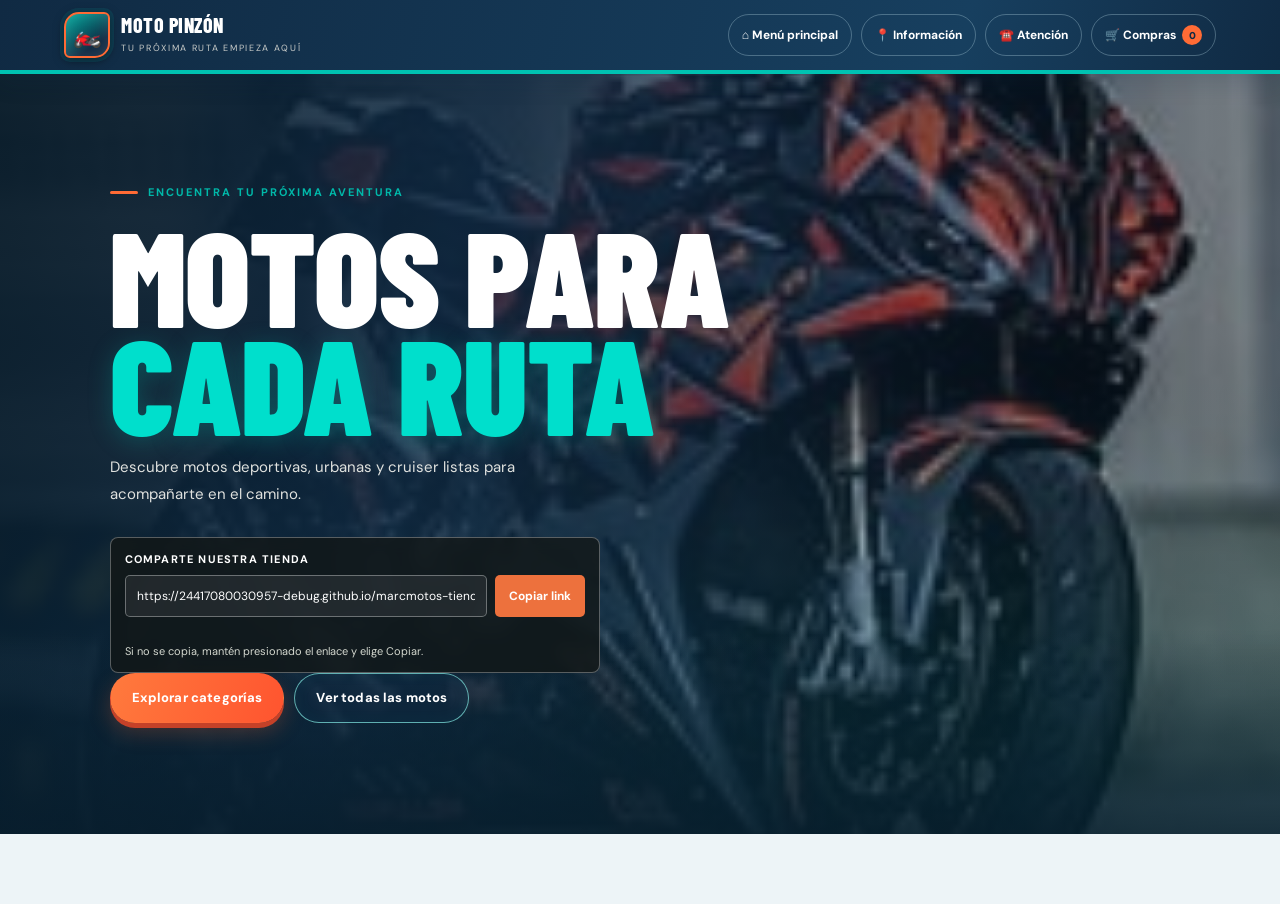
<file: index.html>
<!doctype html>
<html lang="es">
<head>
  <meta charset="utf-8">
  <meta name="viewport" content="width=device-width, initial-scale=1">
  <meta name="theme-color" content="#171a18">
  <title>Moto Pinzón | Motos para tu próxima ruta</title>
  <link rel="preconnect" href="https://fonts.googleapis.com">
  <link rel="preconnect" href="https://fonts.gstatic.com" crossorigin>
  <link
    href="https://fonts.googleapis.com/css2?family=Barlow+Condensed:wght@600;700;800;900&family=DM+Sans:wght@400;500;600;700&display=swap"
    rel="stylesheet"
  >
  <style>
:root {
  --ink:#0b0b0b;
  --paper:#f9fafb;
  --white:#fffefa;
  --muted:#777b75;
  --line:#ac0b0b;
  --lime:#dc0505;
  --red:#f0bf0b;
  --green:#49785d;
  --display:'Barlow Condensed',Impact,sans-serif;
  --body:'DM Sans',sans-serif;
  --shadow:0 18px 45px #1117131a
}
* {
  box-sizing:border-box
}
body {
  margin:0;
  background:var(--paper);
  color:var(--ink);
  font-family:var(--body)
}
button,input {
  font:inherit
}
button {
  cursor:pointer
}
button:focus-visible,input:focus-visible {
  outline:3px solid #a6c920;
  outline-offset:3px
}
.topbar {
  position:sticky;
  z-index:10;
  top:0;
  display:flex;
  align-items:center;
  justify-content:space-between;
  gap:18px;
  padding:12px clamp(15px,5vw,76px);
  background:#171a18f2;
  color:white;
  border-bottom:1px solid #ffffff20;
  backdrop-filter:blur(12px)
}
.brand {
  display:flex;
  align-items:center;
  gap:11px;
  padding:0;
  border:0;
  background:none;
  color:white;
  text-align:left
}
.brand-mark {
  width:44px;
  height:44px;
  display:grid;
  place-items:center;
  border:1px solid #d7f34a77;
  border-radius:50%;
  background:radial-gradient(circle at 35% 25%,#3e4840,#171a18 72%);
  box-shadow:inset 0 0 13px #d7f34a19;
  font-size:23px;
  filter:drop-shadow(0 2px 4px #0008)
}
.brand-copy strong {
  display:block;
  font:800 19px/1 var(--display)
}
.brand-copy small {
  color:#bfc5ba;
  font-size:9px;
  letter-spacing:2px;
  text-transform:uppercase
}
.top-actions {
  display:flex;
  gap:10px
}
.top-link {
  padding:10px 14px;
  border:1px solid #ffffff30;
  border-radius:3px;
  background:transparent;
  color:white;
  font-size:12px;
  font-weight:700
}
.top-link:hover {
  color:var(--lime);
  border-color:var(--lime)
}
.cart-count {
  display:inline-grid;
  place-items:center;
  min-width:19px;
  height:19px;
  margin-left:5px;
  border-radius:50%;
  background:var(--lime);
  color:var(--ink);
  font-size:10px
}
main {
  min-height:calc(100vh - 68px)
}
.view {
  display:none;
  animation:rise .35s ease both
}
.view.active {
  display:block
}
@keyframes rise {
  from {
    opacity:0;
    transform:translateY(9px)
  }
  to {
    opacity:1;
    transform:translateY(0)
  }
  
}
.home-hero {
  position:relative;
  isolation:isolate;
  min-height:min(690px,calc(100vh - 68px));
  display:flex;
  align-items:center;
  overflow:hidden;
  color:white;
  background:#171a18
}
.home-hero:before {
  content:'';
  position:absolute;
  z-index:-2;
  inset:0;
  background:linear-gradient(90deg,#121613 0%,#121613e8 27%,#12161373 57%,#12161338),url('IMG/M01.JPG') center 10%/cover
}
.home-hero:after {
  content:'';
  position:absolute;
  z-index:-1;
  inset:auto 0 0;
  height:31%;
  background:linear-gradient(transparent,#111512ba)
}
.hero-content {
  width:min(1210px,100%);
  margin:auto;
  padding:65px clamp(22px,7vw,95px)
}
.eyebrow {
  display:flex;
  align-items:center;
  gap:10px;
  color:var(--lime);
  font-size:11px;
  font-weight:700;
  letter-spacing:2.5px;
  text-transform:uppercase
}
.eyebrow:before {
  content:'';
  width:28px;
  height:2px;
  background:var(--lime)
}
h1,h2,h3,p {
  margin-top:0
}
.hero-title {
  max-width:690px;
  margin:20px 0 16px;
  font:900 clamp(62px,10.5vw,132px)/.79 var(--display);
  text-transform:uppercase
}
.hero-title span {
  display:block;
  color:var(--lime)
}
.hero-subtitle {
  max-width:430px;
  margin-bottom:28px;
  color:#d4d8cf;
  font-size:15px;
  line-height:1.7
}
.hero-actions {
  display:flex;
  flex-wrap:wrap;
  gap:11px
}
.button {
  min-height:46px;
  display:inline-flex;
  justify-content:center;
  align-items:center;
  gap:9px;
  padding:0 18px;
  border:1px solid transparent;
  border-radius:3px;
  font-size:12px;
  font-weight:700;
  transition:.18s
}
.button:hover {
  transform:translateY(-2px)
}
.button-primary {
  background:var(--lime);
  color:var(--ink);
  box-shadow:0 5px 0 #819b19
}
.button-primary:hover {
  background:#e4ff64
}
.button-ghost {
  border-color:#ffffff55;
  background:#ffffff0e;
  color:white
}
.button-ghost:hover {
  border-color:var(--lime)
}
.button-dark {
  background:var(--ink);
  color:white
}
.button-light {
  border-color:var(--line);
  background:white;
  color:var(--ink)
}
.button-danger {
  background:var(--red);
  color:white
}
.hero-stamp {
  position:absolute;
  right:clamp(22px,7vw,95px);
  bottom:37px;
  display:flex;
  align-items:center;
  gap:12px;
  font-size:10px;
  letter-spacing:1.6px;
  text-transform:uppercase
}
.hero-stamp strong {
  color:var(--lime);
  font:800 36px var(--display)
}
.home-band {
  display:grid;
  grid-template-columns:repeat(3,1fr);
  gap:1px;
  background:var(--line);
  border-bottom:1px solid var(--line)
}
.home-band-item {
  min-height:90px;
  display:flex;
  align-items:center;
  justify-content:center;
  gap:13px;
  padding:15px;
  background:var(--white)
}
.home-band-item .emoji {
  font-size:25px;
  filter:drop-shadow(1px 3px 1px #1115)
}
.home-band-item strong {
  display:block;
  font:700 18px var(--display);
  text-transform:uppercase
}
.home-band-item small {
  color:var(--muted);
  font-size:11px
}
.page-wrap {
  width:min(1160px,calc(100% - 40px));
  margin:auto;
  padding:40px 0 72px
}
.page-heading {
  margin-bottom:26px;
  text-align:center
}
.page-heading .eyebrow {
  justify-content:center
}
.page-title {
  margin:8px 0 5px;
  font:800 clamp(37px,6vw,62px)/.95 var(--display);
  text-transform:uppercase
}
.page-intro {
  max-width:590px;
  margin:8px auto 0;
  color:var(--muted);
  font-size:13px;
  line-height:1.6
}
.info-layout {
  display:grid;
  grid-template-columns:1fr 1fr;
  gap:24px
}
.info-panel {
  padding:28px;
  border:1px solid var(--line);
  background:var(--white)
}
.info-panel h2 {
  font:700 29px var(--display);
  text-transform:uppercase
}
.info-panel p {
  color:#555b54;
  font-size:13px;
  line-height:1.8
}
.map-panel {
  min-height:310px;
  position:relative;
  overflow:hidden;
  border:1px solid #c9cec2;
  background:#dce5d3
}
.map-panel:before {
  content:'';
  position:absolute;
  inset:-20%;
  opacity:.7;
  transform:rotate(-13deg);
  background:repeating-linear-gradient(0deg,transparent 0 43px,#fffefa 44px 51px,transparent 52px 97px),repeating-linear-gradient(90deg,transparent 0 71px,#f8f5e8 72px 78px,transparent 79px 143px)
}
.map-panel:after {
  content:'';
  position:absolute;
  width:170%;
  height:13px;
  left:-25%;
  top:49%;
  background:#c0d8d9;
  border:2px solid white;
  transform:rotate(24deg);
  box-shadow:0 0 0 3px #c0d8d9
}
.map-label {
  position:absolute;
  z-index:1;
  top:20px;
  left:20px;
  padding:8px 11px;
  background:white;
  font-size:11px;
  font-weight:700;
  box-shadow:var(--shadow)
}
.map-pin {
  position:absolute;
  z-index:2;
  top:48%;
  left:54%;
  width:50px;
  height:50px;
  display:grid;
  place-items:center;
  border:3px solid white;
  border-radius:50% 50% 50% 6px;
  background:var(--red);
  font-size:23px;
  transform:rotate(-45deg);
  box-shadow:0 7px 13px #15211755
}
.map-pin span {
  transform:rotate(45deg)
}
.category-layout {
  display:grid;
  grid-template-columns:285px 1fr;
  gap:25px;
  align-items:start
}
.category-list {
  display:grid;
  gap:7px
}
.category-option {
  min-height:49px;
  display:flex;
  align-items:center;
  justify-content:space-between;
  gap:10px;
  padding:10px 13px;
  border:1px solid var(--line);
  background:var(--white);
  text-align:left;
  font:700 17px var(--display)
}
.category-option:hover,.category-option.selected {
  border-color:var(--ink);
  background:var(--ink);
  color:var(--lime)
}
.category-option span:last-child {
  color:var(--muted);
  font:600 10px var(--body)
}
.category-option:hover span:last-child,.category-option.selected span:last-child {
  color:#bdc2b9
}
.category-showcase {
  min-height:355px;
  position:relative;
  overflow:hidden;
  display:flex;
  flex-direction:column;
  justify-content:end;
  padding:25px;
  background:var(--ink);
  color:white
}
.category-showcase img {
  position:absolute;
  inset:0;
  width:100%;
  height:100%;
  object-fit:cover;
  opacity:.57
}
.category-showcase img.show-full-image {
  object-fit:fill
}
.category-showcase:after {
  content:'';
  position:absolute;
  inset:0;
  background:linear-gradient(0deg,#111512ed,transparent 83%)
}
.category-showcase>*:not(img) {
  position:relative;
  z-index:1
}
.category-showcase h2 {
  margin:0 0 4px;
  font:800 44px/.95 var(--display);
  text-transform:uppercase
}
.category-showcase p {
  margin-bottom:15px;
  color:#d7dbd2;
  font-size:12px
}
.category-tools {
  display:flex;
  align-items:center;
  justify-content:space-between;
  gap:12px;
  margin:18px 0 13px
}
.category-tools h2 {
  margin:0;
  font:700 25px var(--display);
  text-transform:uppercase
}
.search-input {
  width:min(100%,260px);
  min-height:39px;
  padding:0 12px;
  border:1px solid var(--line);
  background:white;
  font-size:12px
}
.product-grid {
  display:grid;
  grid-template-columns:repeat(3,minmax(0,1fr));
  gap:14px
}
.product-card {
  overflow:hidden;
  border:1px solid var(--line);
  background:var(--white);
  transition:transform .2s,box-shadow .2s
}
.product-open {
  display:block;
  width:100%;
  padding:0;
  border:0;
  background:none;
  color:inherit;
  text-align:left
}
.product-card:hover {
  transform:translateY(-3px);
  box-shadow:var(--shadow)
}
.product-image {
  width:100%;
  aspect-ratio:1;
  display:block;
  object-fit:contain;
  background:#fffefa
}
.product-copy {
  padding:13px
}
.product-copy small {
  color:var(--muted);
  font-size:9px;
  letter-spacing:1px;
  text-transform:uppercase
}
.product-copy h3 {
  min-height:23px;
  margin:4px 0 8px;
  font:700 21px var(--display);
  text-transform:uppercase
}
.product-foot {
  display:flex;
  align-items:center;
  justify-content:space-between;
  gap:8px
}
.price {
  font-size:13px;
  font-weight:700
}
.detail-layout {
  display:grid;
  grid-template-columns:1.25fr .85fr;
  gap:27px;
  align-items:start
}
.gallery-main {
  width:min(100%,420px);
  height:min(100vw,420px);
  margin-inline:auto;
  aspect-ratio:1;
  display:block;
  object-fit:contain;
  background:#fffefa
}
.gallery-thumbs {
  display:grid;
  grid-template-columns:repeat(3,minmax(0,1fr));
  gap:8px;
  margin-top:8px
}
.gallery-thumb {
  width:100%;
  aspect-ratio:1;
  padding:0;
  overflow:hidden;
  border:2px solid transparent;
  background:white
}
.gallery-thumb.active {
  border-color:#a6c920
}
.gallery-thumb img {
  width:100%;
  height:100%;
  display:block;
  object-fit:contain;
  background:#fffefa
}
.detail-copy {
  padding:23px;
  border:1px solid var(--line);
  background:white
}
.detail-copy h2 {
  margin:7px 0 0;
  font:800 42px/.95 var(--display);
  text-transform:uppercase
}
.detail-price {
  margin:12px 0 18px;
  color:var(--green);
  font-size:23px;
  font-weight:700
}
.spec-grid {
  display:grid;
  grid-template-columns:1fr 1fr;
  gap:1px;
  border:1px solid var(--line);
  background:var(--line)
}
.spec {
  min-height:57px;
  padding:10px;
  background:#fbfbf7
}
.spec small {
  display:block;
  margin-bottom:3px;
  color:var(--muted);
  font-size:9px;
  letter-spacing:1px;
  text-transform:uppercase
}
.spec strong {
  font-size:12px
}
.quantity-row {
  display:flex;
  align-items:center;
  justify-content:space-between;
  margin:21px 0 15px
}
.quantity-row strong {
  font-size:12px
}
.quantity {
  display:inline-flex;
  align-items:center;
  border:1px solid var(--line)
}
.quantity button {
  width:39px;
  height:38px;
  border:0;
  background:white;
  font-size:20px
}
.quantity output {
  min-width:35px;
  text-align:center;
  font-size:13px;
  font-weight:700
}
.detail-copy>.button {
  width:100%
}
.detail-note {
  margin:11px 0 0;
  color:var(--muted);
  font-size:10px;
  line-height:1.6;
  text-align:center
}
.product-description {
  margin:12px 0;
  color:#515750;
  font-size:13px;
  line-height:1.6
}
.cart-empty {
  padding:55px 18px;
  border:1px dashed #b9beb5;
  background:white;
  text-align:center
}
.cart-empty .emoji,.confirmation .emoji {
  font-size:48px;
  filter:drop-shadow(2px 4px 1px #1113)
}
.cart-empty h2 {
  margin:10px 0 5px;
  font:700 29px var(--display);
  text-transform:uppercase
}
.cart-empty p {
  color:var(--muted);
  font-size:12px
}
.cart-table {
  display:grid;
  gap:9px
}
.cart-item {
  display:grid;
  grid-template-columns:30px 118px 1fr auto auto;
  align-items:center;
  gap:14px;
  padding:12px;
  border:1px solid var(--line);
  background:white
}
.select-circle {
  appearance:none;
  width:20px;
  height:20px;
  margin:0;
  border:1.5px solid #9da39a;
  border-radius:50%;
  display:grid;
  place-content:center;
  cursor:pointer
}
.select-circle:checked {
  border-color:var(--green);
  background:var(--green)
}
.select-circle:checked:before {
  content:'✓';
  color:white;
  font-size:13px;
  font-weight:700
}
.cart-item img {
  width:118px;
  aspect-ratio:1;
  object-fit:contain;
  background:#fffefa
}
.cart-item h3 {
  margin:0 0 4px;
  font:700 21px var(--display);
  text-transform:uppercase
}
.cart-item p {
  margin:0;
  color:var(--muted);
  font-size:10px
}
.cart-item-price {
  white-space:nowrap;
  font-size:12px;
  font-weight:700
}
.remove-button {
  padding:8px;
  border:0;
  background:transparent;
  color:var(--red);
  font-size:11px;
  font-weight:700
}
.cart-summary {
  display:flex;
  justify-content:space-between;
  align-items:center;
  gap:15px;
  margin-top:18px;
  padding:17px 20px;
  background:var(--ink);
  color:white
}
.cart-summary small {
  display:block;
  color:#bec4ba;
  font-size:10px
}
.cart-summary strong {
  font-size:21px
}
.cart-actions {
  display:flex;
  justify-content:end;
  gap:8px;
  flex-wrap:wrap;
  margin-top:12px
}
.form-panel {
  max-width:780px;
  margin:auto;
  padding:clamp(20px,5vw,36px);
  border:1px solid var(--line);
  background:white
}
.form-panel h2 {
  margin-bottom:5px;
  font:700 30px var(--display);
  text-transform:uppercase
}
.form-panel>p {
  color:var(--muted);
  font-size:12px;
  line-height:1.6
}
.form-grid {
  display:grid;
  grid-template-columns:1fr 1fr;
  gap:13px;
  margin-top:18px
}
.field {
  display:grid;
  gap:5px
}
.field.full {
  grid-column:1/-1
}
.field label {
  font-size:10px;
  font-weight:700
}
.field input {
  width:100%;
  min-height:42px;
  padding:0 11px;
  border:1px solid var(--line);
  background:#fffefa;
  font-size:12px
}
.form-footer {
  display:flex;
  align-items:center;
  justify-content:space-between;
  gap:14px;
  margin-top:20px
}
.form-footer small {
  color:var(--muted);
  font-size:10px
}
.demo-warning {
  display:flex;
  gap:9px;
  margin:16px 0;
  padding:12px;
  background:#fff8dd;
  color:#65541c;
  font-size:11px;
  line-height:1.55
}
.payment-card {
  max-width:390px;
  min-height:200px;
  display:flex;
  flex-direction:column;
  justify-content:space-between;
  margin:17px 0;
  padding:21px;
  border-radius:9px;
  background:linear-gradient(135deg,#333e37,#111713 75%);
  color:white;
  box-shadow:0 12px 22px #12161333
}
.payment-card-top {
  display:flex;
  justify-content:space-between;
  color:var(--lime);
  font:700 17px var(--display)
}
.payment-card-number {
  font:600 20px var(--display);
  letter-spacing:2px
}
.payment-card-bottom {
  display:flex;
  justify-content:space-between;
  color:#e1e5dd;
  font-size:10px;
  text-transform:uppercase
}
.confirmation {
  max-width:600px;
  margin:auto;
  padding:42px 25px;
  border:1px solid var(--line);
  background:white;
  text-align:center
}
.confirmation h2 {
  margin:12px 0 7px;
  font:800 38px var(--display);
  text-transform:uppercase
}
.confirmation p {
  color:var(--muted);
  font-size:12px;
  line-height:1.7
}
.support-grid {
  display:grid;
  grid-template-columns:repeat(2,1fr);
  gap:15px
}
.support-card {
  padding:21px;
  border:1px solid var(--line);
  background:white
}
.support-card .profile-image {
  display:block;
  width:200px;
  height:200px;
  border-radius:0;
  object-fit:cover
}
.support-card h2 {
  margin:8px 0;
  font:700 25px var(--display);
  text-transform:uppercase
}
.support-card p {
  margin:5px 0;
  color:#515750;
  font-size:12px;
  line-height:1.55
}
.toast {
  position:fixed;
  z-index:30;
  right:20px;
  bottom:20px;
  max-width:calc(100% - 40px);
  padding:13px 17px;
  border-left:4px solid var(--lime);
  background:var(--ink);
  color:white;
  box-shadow:var(--shadow);
  font-size:12px;
  animation:rise .2s ease both
}
.site-footer {
  display:flex;
  justify-content:space-between;
  gap:15px;
  padding:19px clamp(18px,5vw,76px);
  border-top:1px solid var(--line);
  background:#eaeae2;
  color:var(--muted);
  font-size:10px
}

@media(max-width:760px) {
  .topbar {
    padding:10px 15px
  }
  .brand-copy strong {
    font-size:16px
  }
  .top-link {
    padding:9px 10px;
    font-size:10px
  }
  .top-link.home-only {
    font-size:0
  }
  .top-link.home-only:before {
    content:'⌂';
    font-size:19px
  }
  .home-hero {
    min-height:620px
  }
  .home-hero:before {
    background-position:60% center
  }
  .hero-content {
    padding:60px 25px 90px
  }
  .hero-title {
    font-size:clamp(61px,16vw,100px)
  }
  .hero-stamp {
    bottom:18px;
    right:22px
  }
  .home-band-item {
    justify-content:start;
    padding-left:12px
  }
  .home-band-item strong {
    font-size:15px
  }
  .home-band-item small {
    font-size:9px
  }
  .page-wrap {
    width:min(100% - 28px,1160px);
    padding-top:28px
  }
  .info-layout,.detail-layout {
    grid-template-columns:1fr
  }
  .category-layout {
    grid-template-columns:1fr
  }
  .category-list {
    grid-template-columns:1fr 1fr
  }
  .category-option {
    min-height:45px;
    font-size:15px
  }
  .category-showcase {
    min-height:260px
  }
  .product-grid {
    grid-template-columns:repeat(2,minmax(0,1fr));
    gap:9px
  }
  .product-copy {
    padding:10px
  }
  .product-copy h3 {
    font-size:18px
  }
  .product-foot {
    align-items:start;
    flex-direction:column
  }
  .cart-item {
    grid-template-columns:24px 78px 1fr auto;
    gap:9px
  }
  .cart-item img {
    width:78px
  }
  .cart-item h3 {
    font-size:17px
  }
  .cart-item-price {
    grid-column:3
  }
  .remove-button {
    grid-column:4;
    grid-row:2
  }
  .cart-summary {
    align-items:start;
    flex-direction:column
  }
  .form-grid {
    grid-template-columns:1fr
  }
  .field.full {
    grid-column:auto
  }
  .support-grid {
    grid-template-columns:1fr
  }
  
}

@media(max-width:410px) {
  .brand-mark {
    width:37px;
    height:37px;
    font-size:20px
  }
  .brand-copy small {
    letter-spacing:1px
  }
  .top-actions {
    gap:5px
  }
  .top-link {
    padding:8px
  }
  .cart-count {
    min-width:16px;
    height:16px
  }
  .home-band-item {
    flex-direction:column;
    align-items:start;
    gap:4px
  }
  .category-list {
    grid-template-columns:1fr
  }
  .category-option {
    min-height:41px
  }
  .category-tools {
    align-items:stretch;
    flex-direction:column
  }
  .search-input {
    width:100%
  }
  .cart-item {
    grid-template-columns:20px 64px 1fr auto;
    padding:8px
  }
  .cart-item img {
    width:64px
  }
  
}

  </style>
  <link rel="stylesheet" href="styles.css">
</head>
<body>
  <header class="topbar">
    <button class="brand" onclick="showView('home')" aria-label="Volver al menú principal">
      <span class="brand-mark">🏍️</span>
      <span class="brand-copy">
        <strong>MOTO PINZÓN</strong>
        <small>Tu próxima ruta empieza aquí</small>
      </span>
    </button>
    <nav class="top-actions" aria-label="Navegación principal">
      <button class="top-link home-only" onclick="showView('home')">⌂ Menú principal</button>
      <button class="top-link home-route-link" aria-label="Información y ubicación" onclick="showView('info')">📍 Información</button>
      <button class="top-link home-route-link" aria-label="Atención a cliente" onclick="showView('support')">☎️ Atención</button>
      <button class="top-link" onclick="showView('cart')">
        🛒 Compras <span class="cart-count" id="header-count">0</span>
      </button>
    </nav>
  </header>

  <main>
    <section class="view active" id="view-home">
      <div class="home-hero">
        <div class="hero-content">
          <div class="eyebrow">Encuentra tu próxima aventura</div>
          <h1 class="hero-title">MOTOS PARA <span>CADA RUTA</span></h1>
          <p class="hero-subtitle">
            Descubre motos deportivas, urbanas y cruiser listas para acompañarte en el camino.
          </p>
          <div class="store-link-panel" style="width:min(490px,100%);margin-top:24px;padding:14px;border:1px solid #ffffff4d;border-radius:8px;background:#121613b8;backdrop-filter:blur(8px)">             <label class="store-link-label" style="display:block;margin-bottom:9px;color:#fff;font-size:11px;font-weight:700;letter-spacing:1.2px;text-transform:uppercase" for="store-link">Comparte nuestra tienda</label>             <div class="store-link-row" style="display:flex;gap:8px">               <input class="store-link-input" style="width:100%;min-width:0;padding:0 11px;border:1px solid #ffffff55;border-radius:5px;background:#ffffff12;color:#fff;font-size:12px" id="store-link" type="url" value="https://24417080030957-debug.github.io/marcmotos-tienda/" readonly aria-label="Enlace público de MarcMotos" onclick="this.select()">               <button class="store-link-copy" style="min-height:42px;flex:none;padding:0 14px;border:0;border-radius:5px;background:#ed713d;color:#fff;font-size:12px;font-weight:700" type="button" onclick="copyStoreLink()">Copiar link</button>             </div>             <span class="store-link-status" style="display:block;min-height:14px;margin-top:7px;color:#d4d8cf;font-size:11px" id="store-link-status" aria-live="polite"></span> <small style="display:block;margin-top:6px;color:#d4d8cf;font-size:11px">Si no se copia, mantén presionado el enlace y elige Copiar.</small>           </div>           <div class="hero-actions">
            <button class="button button-primary" onclick="showView('categories')">
               Explorar categorías
            </button>
            <button class="button button-ghost" onclick="location.href='catalogo-motos.html'">
              Ver todas las motos
            </button>
          </div>
        </div>
      </div>
    </section>

    <section class="view" id="view-info">
      <div class="page-wrap">
        <div class="page-heading">
          <div class="eyebrow">Conócenos</div>
          <h1 class="page-title">Información y ubicación</h1>
          <p class="page-intro">
            Encuentra la moto ideal para tu día a día y para la próxima aventura.
          </p>
        </div>
        <div class="info-layout">
          <article class="info-panel">
            <h2>Sobre Nuestra Tienda</h2>
            <p id="store-description"></p>
            <p><strong>Horario:</strong> <span id="store-hours"></span></p>
            <p><strong>Dirección:</strong> <span id="store-address"></span></p>
            <p><strong>Teléfono:</strong> <span id="store-phone"></span></p>
            <button class="button button-dark" onclick="showView('categories')">
              🏍️ Ver categorías
            </button>
          </article>
          <div
            class="map-panel"
            role="img"
            aria-label="Mapa ilustrativo con ubicación ficticia"
          >
            <div class="map-label" id="map-label"></div>
            <div class="map-pin"><span>🏍️</span></div>
          </div>
        </div>
        <p class="page-intro" style="margin-top: 13px">
      
        </p>
      </div>
    </section>

    <section class="view" id="view-categories">
      <div class="page-wrap">
        <div class="page-heading">
          <div class="eyebrow">Explora tu estilo</div>
          <h1 class="page-title">Categorías de motos</h1>
          <p class="page-intro">
            Elige una categoría para descubrir las motos disponibles.
          </p>
        </div>
        <div class="category-layout">
          <div class="category-list" id="category-list"></div>
          <article class="category-showcase">
            <img id="category-cover" alt="Moto de la categoría seleccionada">
            <div class="eyebrow">Encuentra tu próxima ruta</div>
            <h2 id="category-feature-title">Elige tu categoría</h2>
            <p id="category-feature-copy">Elige una categoría para ver las motos disponibles.</p>
            <button class="button button-primary" onclick="openSelectedCategory()">
              Ver motos →
            </button>
          </article>
        </div>
        <div id="category-data" hidden>
          <span data-category="Motos deportivas" data-emoji="🏁"
            data-href="catalogo-motos.html?categoria=Motos%20deportivas"
            data-description="Diseño deportivo y potencia para disfrutar cada curva."></span>
          <span data-category="Motos urbanas" data-emoji="🏙️"
            data-href="catalogo-motos.html?categoria=Motos%20urbanas"
            data-description="Prácticas y versátiles para moverte todos los días."></span>
          <span data-category="Motos cruiser" data-emoji="🛣️"
            data-href="catalogo-motos.html?categoria=Motos%20cruiser"
            data-description="Estilo clásico y comodidad para recorrer nuevos caminos."></span>
        </div>
      </div>
    </section>

    <section class="view" id="view-listing">
      <div class="page-wrap">
        <div class="page-heading">
          <div class="eyebrow">Motos disponibles</div>
          <h1 class="page-title" id="listing-title">Motos</h1>
          <p class="page-intro">
            Selecciona una moto para consultar sus detalles y fotografías.
          </p>
        </div>
        <div class="category-tools">
          <h2 id="listing-count"></h2>
          <input
            class="search-input"
            type="search"
            id="product-search"
            placeholder="Buscar moto..."
            aria-label="Buscar moto"
          >
        </div>
        <div class="product-grid" id="product-grid"></div>
      </div>
    </section>

    <section class="view" id="view-detail">
      <div class="page-wrap">
        <div class="page-heading">
          <div class="eyebrow">Conoce cada detalle</div>
          <h1 class="page-title">Información de la moto</h1>
        </div>
        <div class="detail-layout">
          <div>
            <img class="gallery-main" id="detail-main-image" alt="Fotografía de la moto">
            <div class="gallery-thumbs" id="gallery-thumbs"></div>
          </div>
          <article class="detail-copy">
            <div class="eyebrow" id="detail-category"></div>
            <h2 id="detail-name"></h2>
            <div class="detail-price" id="detail-price"></div>
            <p class="product-description" id="detail-description"></p>
            <div class="quantity-row">
              <strong>Cantidad</strong>
              <div class="quantity">
                <button onclick="changeQuantity(-1)" aria-label="Disminuir cantidad">−</button>
                <output id="quantity-value">1</output>
                <button onclick="changeQuantity(1)" aria-label="Aumentar cantidad">+</button>
              </div>
            </div>
            <button class="button button-primary" onclick="addToCart()">
              🛒 Agregar al carrito
            </button>
            <p class="detail-note">
              Precio de muestra. Confirma disponibilidad y características antes de comprar.
            </p>
          </article>
        </div>
      </div>
    </section>

    <section class="view" id="view-cart">
      <div class="page-wrap">
        <div class="page-heading">
          <div class="eyebrow">Tus motos seleccionadas</div>
          <h1 class="page-title">Carrito de compras</h1>
          <p class="page-intro">Selecciona una o varias compras para continuar.</p>
        </div>
        <div id="cart-content"></div>
      </div>
    </section>

    <section class="view" id="view-checkout">
      <div class="page-wrap">
        <div class="page-heading">
          <div class="eyebrow">Paso 1 de 2</div>
          <h1 class="page-title">Datos de entrega</h1>
          <p class="page-intro">Completa todos los campos para continuar con tu compra.</p>
        </div>
        <form class="form-panel" id="delivery-form">
          <h2>¿A dónde lo enviamos?</h2>
          <p>
            Estos datos solo se usan en esta demostración y no se envían a ningún servidor.
          </p>
          <div class="form-grid">
            <div class="field">
              <label for="country">País *</label>
              <input id="country" autocomplete="country-name" required>
            </div>
            <div class="field">
              <label for="full-name">Nombre y apellidos *</label>
              <input id="full-name" autocomplete="name" required>
            </div>
            <div class="field">
              <label for="postal">Código postal *</label>
              <input id="postal" autocomplete="postal-code" required>
            </div>
            <div class="field">
              <label for="state">Estado *</label>
              <input id="state" autocomplete="address-level1" required>
            </div>
            <div class="field">
              <label for="municipality">Municipio *</label>
              <input id="municipality" autocomplete="address-level2" required>
            </div>
            <div class="field">
              <label for="neighborhood">Colonia *</label>
              <input id="neighborhood" required>
            </div>
            <div class="field">
              <label for="street">Nombre de la calle *</label>
              <input id="street" autocomplete="street-address" required>
            </div>
            <div class="field">
              <label for="street-number">Número de la calle *</label>
              <input id="street-number" required>
            </div>
            <div class="field">
              <label for="phone">Número de teléfono *</label>
              <input id="phone" type="tel" autocomplete="tel" required>
            </div>
            <div class="field">
              <label for="email">Correo electrónico *</label>
              <input id="email" type="email" autocomplete="email" required>
            </div>
          </div>
          <div class="form-footer">
            <small>* Todos los campos son obligatorios.</small>
            <button
              class="button button-primary"
              id="save-delivery"
              type="submit"
              disabled
            >
              Guardar y continuar →
            </button>
          </div>
        </form>
      </div>
    </section>

    <section class="view" id="view-payment">
      <div class="page-wrap">
        <div class="page-heading">
          <div class="eyebrow">Paso 2 de 2</div>
          <h1 class="page-title">Forma de pago</h1>
          <p class="page-intro">
            La compra es una simulación. No ingreses datos de una tarjeta real.
          </p>
        </div>
        <form class="form-panel" id="payment-form">
          <h2>Tarjeta de demostración</h2>
          <p id="payment-total"></p>
          <div class="payment-card">
            <div class="payment-card-top">
              <span>MOTO PINZÓN</span>
              <span>▰</span>
            </div>
            <div class="payment-card-number" id="card-preview">•••• •••• •••• ••••</div>
            <div class="payment-card-bottom">
              <span id="card-name-preview">NOMBRE DEL TITULAR</span>
              <span>DEMO</span>
            </div>
          </div>
          <div class="demo-warning">
            ⚠️
            <span>
              Usa cualquier número de prueba inventado. Esta plantilla no procesa
              pagos, no se conecta a un banco y no almacena números de tarjeta.
            </span>
          </div>
          <div class="form-grid">
            <div class="field full">
              <label for="card-number">Número de tarjeta de prueba *</label>
              <input
                id="card-number"
                inputmode="numeric"
                maxlength="19"
                placeholder="0000 0000 0000 0000"
                required
              >
            </div>
            <div class="field">
              <label for="card-holder">Nombre del titular *</label>
              <input id="card-holder" required>
            </div>
            <div class="field">
              <label for="card-expiry">Vencimiento (MM/AA) *</label>
              <input
                id="card-expiry"
                inputmode="numeric"
                maxlength="5"
                placeholder="MM/AA"
                required
              >
            </div>
          </div>
          <div class="form-footer">
            <button class="button button-light" type="button" onclick="returnToCart()">
              Cancelar compra
            </button>
            <button class="button button-primary" id="payment-submit" type="submit">
              💳 Desea pagar esta compra
            </button>
          </div>
          <div class="form-footer" id="payment-confirm-controls" hidden>
            <button class="button button-light" type="button" onclick="returnToCart()">
              Cancelar
            </button>
            <button class="button button-danger" type="button" onclick="completePurchase()">
              Aceptar compra
            </button>
          </div>
        </form>
      </div>
    </section>

    <section class="view" id="view-confirm">
      <div class="page-wrap">
        <div class="confirmation">
          <div class="emoji">🎉</div>
          <h2>¡Compra realizada!</h2>
          <p>
            Tu pedido de demostración se registró correctamente. No se realizó
            ningún cargo ni se enviaron tus datos.
          </p>
          <button class="button button-primary" onclick="showView('home')">
            🏠 Volver al menú principal
          </button>
        </div>
      </div>
    </section>

    <section class="view" id="view-support">
      <div class="page-wrap">
        <div class="page-heading">
          <div class="eyebrow">Estamos para ayudarte</div>
          <h1 class="page-title">Atención a cliente</h1>
          <p class="page-intro">
            Tu confianza es lo mas importante, Escribenos te contestamos al momento
          </p>
        </div>
        <div class="support-grid" id="support-grid"></div>
      </div>
    </section>
  </main>
<div id="toast-region" aria-live="polite"></div>
<script src="moto-catalogo.js"></script>
<script>
const STORE = {
  description:
    'Somos una tienda dedicada a ayudarte a encontrar la moto ideal para tu estilo de vida. Explora modelos deportivos, urbanos y cruiser para elegir tu próxima ruta.',
  address: 'calle Zihuatanejo s/n col.capiri Emiliano Zapata Morelos.',
  mapLabel: 'calle zihuatanejo emilino zapata. morelos.',
  phone: '777 332 78 21',
  hours: 'Miercoles de 7:30am a 1:30pm.',
  contacts: [
    {
      name: 'Sandra Zamora Martinez',
      role: 'Asesora de ventas.',
      phone: '777 332 78 21',
      email: 'sandra384zamventas@gmail.com',
      address: 'calle Zihuatanejo s/n col.capiri Emiliano Zapata Morelos.'
    },
    {
      name: 'Alejandro Luciano Zamora',
      role: 'Asesor de ventas.',
      phone: '770 10 79 027',
      email: 'alex32luciano44@gmail.com',
      address: 'calle Zihuatanejo s/n col.capiri Emiliano Zapata Morelos.'
    }
  ]
};
const CATEGORIES = [...document.querySelectorAll('#category-data [data-category]')]
  .map(item => window.MOTORCYCLE_CATALOG.configureCategory({
    name: item.dataset.category,
    emoji: item.dataset.emoji,
    description: item.dataset.description,
    image: item.dataset.image,
    href: item.dataset.href
  }));
const PRODUCTS = window.MOTORCYCLE_CATALOG.createProducts(CATEGORIES);
const CART_KEY = 'ruta-motor-cart-v3';
const CHECKOUT_KEY = 'ruta-motor-checkout-v3';
const cartLineKey = item => item.id;
let cart = getCart();
let selectedCategory = CATEGORIES[0].name;
let currentProduct = null;
let detailQuantity = 1;
let selectedCartIds = new Set();
let checkoutIds = [];

function money(value) {
  return new Intl.NumberFormat('es-MX', {
    style: 'currency',
    currency: 'MXN',
    maximumFractionDigits: 0
  }).format(value);
}

function getCart() {
  try {
    const saved = JSON.parse(localStorage.getItem(CART_KEY) || '[]');
    return Array.isArray(saved)
      ? saved
          .filter(item =>
            item &&
            PRODUCTS.some(product => product.id === item.id) &&
            Number.isInteger(item.quantity) &&
            item.quantity > 0
          )
          .map(item => ({ id: item.id, quantity: item.quantity }))
      : [];
  } catch (error) {
    console.error('No se pudo leer el carrito guardado.', error);
    return [];
  }
}

function saveCart() {
  try {
    localStorage.setItem(CART_KEY, JSON.stringify(cart));
  } catch {
    showToast('No se pudo guardar el carrito en este navegador.');
  }
  updateCartCount();
}

function updateCartCount() {
  document.getElementById('header-count').textContent = cart.reduce(
    (sum, item) => sum + item.quantity,
    0
  );
}

function showToast(message) {
  const region = document.getElementById('toast-region');
  region.innerHTML = `<div class="toast" role="status">${message}</div>`;
  setTimeout(() => {
    region.replaceChildren();
  }, 2600);
}

  async function copyStoreLink() {   const input = document.getElementById("store-link");   const status = document.getElementById("store-link-status");   input.focus();   input.select();   input.setSelectionRange(0, input.value.length);   try {     await navigator.clipboard.writeText(input.value);     status.textContent = "¡Link copiado! Ya puedes compartirlo.";   } catch (error) {     let copied = false;     try {       copied = document.execCommand("copy");     } catch (fallbackError) {       console.error("Falló el método alternativo para copiar el enlace.", fallbackError);     }     if (copied) {       status.textContent = "¡Link copiado! Ya puedes compartirlo.";     } else {       status.textContent = "Enlace seleccionado. Mantén pulsado y toca Copiar.";       console.error("No se pudo copiar el enlace de la tienda.", error);     }   } }  function showView(name) {
  document.querySelectorAll('.view').forEach(view => {
    view.classList.toggle('active', view.id === `view-${name}`);
  });
  if (name === 'cart') renderCart();
  if (name === 'info') renderStoreInfo();
  if (name === 'categories') renderCategories();
  if (name === 'support') renderSupport();
  if (name === 'checkout') updateDeliveryButton();
  window.scrollTo(0, 0);
}

function renderStoreInfo() {
  document.getElementById('store-description').textContent = STORE.description;
  document.getElementById('store-hours').textContent = STORE.hours;
  document.getElementById('store-address').textContent = STORE.address;
  document.getElementById('store-phone').textContent = STORE.phone;
  document.getElementById('map-label').textContent = STORE.mapLabel;
}

function renderCategories() {
  const list = document.getElementById('category-list');
  list.innerHTML = CATEGORIES.map((category, index) =>
    `<button class="category-option${category.name === selectedCategory ? ' selected' : ''}" ` +
    `type="button" onclick="selectCategory(${index})">` +
    `<span>${category.emoji} ${category.name}</span><span>${category.productCount} motos</span></button>`
  ).join('');
  const category = CATEGORIES.find(item => item.name === selectedCategory);
  document.getElementById('category-feature-title').textContent = category.name;
  document.getElementById('category-feature-copy').textContent =
    `${category.productCount} motos disponibles. ${category.description}`;
  const cover = document.getElementById('category-cover');
  cover.src = category.image;
  cover.classList.toggle('show-full-image', category.backgroundFit === 'contain');
}

function selectCategory(index) {
  selectedCategory = CATEGORIES[index].name;
  renderCategories();
}

function openSelectedCategory() {
  const category = CATEGORIES.find(item => item.name === selectedCategory);
  if (!category) {
    throw new Error(`No se encontró la categoría "${selectedCategory}".`);
  }
  location.href = category.href;
}

function renderProducts(products) {
  document.getElementById('product-grid').innerHTML = products.length
    ? products.map(product =>
        `<article class="product-card">` +
        `<button class="product-open" type="button" onclick="openProduct('${product.id}')">` +
        `<img class="product-image" src="${product.image}" alt="${product.name}" loading="lazy">` +
        `<div class="product-copy"><small>${product.category}</small>` +
        `<h3>${product.name}</h3><div class="product-foot">` +
        `<span class="price">${money(product.price)}</span>` +
        `<span class="button button-dark">Ver moto →</span></div></div></button></article>`
      ).join('')
    : '<p>No encontramos motos con esa búsqueda.</p>';
}

function openProduct(id) {
  currentProduct = PRODUCTS.find(product => product.id === id);
  if (!currentProduct) return;
  detailQuantity = 1;
  document.getElementById('detail-category').textContent = currentProduct.category;
  document.getElementById('detail-name').textContent = currentProduct.name;
  document.getElementById('detail-price').textContent = money(currentProduct.price);
  document.getElementById('detail-description').textContent = currentProduct.description;
  document.getElementById('quantity-value').textContent = detailQuantity;
  document.getElementById('detail-main-image').src = currentProduct.detailImages[0];
  document.getElementById('gallery-thumbs').innerHTML =
    currentProduct.detailImages.map((src, index) =>
      `<button class="gallery-thumb${index === 0 ? ' active' : ''}" ` +
      `type="button" onclick="changeDetailImage(${index})" aria-label="Ver imagen ${index + 1}">` +
      `<img src="${src}" alt="Fotografía ${index + 1}" loading="lazy"></button>`
    ).join('');
  showView('detail');
}

function changeDetailImage(index) {
  document.getElementById('detail-main-image').src = currentProduct.detailImages[index];
  document.querySelectorAll('.gallery-thumb').forEach((thumb, thumbIndex) => {
    thumb.classList.toggle('active', thumbIndex === index);
  });
}

function changeQuantity(change) {
  detailQuantity = Math.max(1, Math.min(20, detailQuantity + change));
  document.getElementById('quantity-value').textContent = detailQuantity;
}

function addToCart() {
  const item = cart.find(entry => entry.id === currentProduct.id);
  if (item) item.quantity += detailQuantity;
  else cart.push({ id: currentProduct.id, quantity: detailQuantity });
  saveCart();
  showToast(`${detailQuantity === 1 ? 'Moto agregada' : 'Motos agregadas'} a Compras`);
}

function renderCart() {
  const host = document.getElementById('cart-content');
  cart = getCart();
  selectedCartIds = new Set(
    [...selectedCartIds].filter(key => cart.some(item => cartLineKey(item) === key))
  );
  if (!cart.length) {
    host.innerHTML =
      '<div class="cart-empty"><div class="emoji">🛒</div>' +
      '<h2>Tu carrito está esperando</h2>' +
      '<p>Explora las categorías y agrega las motos que te interesan.</p>' +
      '<button class="button button-primary" onclick="showCategories()">Explorar motos</button></div>';
    return;
  }
  const total = cart
    .filter(item => selectedCartIds.has(cartLineKey(item)))
    .reduce((sum, item) =>
      sum + PRODUCTS.find(product => product.id === item.id).price * item.quantity, 0
    );
  host.innerHTML =
    `<div class="cart-table">${cart.map(item => {
      const product = PRODUCTS.find(entry => entry.id === item.id);
      const lineKey = cartLineKey(item);
      return `<article class="cart-item">` +
        `<input class="select-circle" type="checkbox" data-select="${lineKey}" ` +
        `aria-label="Seleccionar ${product.name}" ${selectedCartIds.has(lineKey) ? 'checked' : ''}>` +
        `<img src="${product.image}" alt="${product.name}" loading="lazy">` +
        `<div><h3>${product.name}</h3>` +
        `<p>${product.category} · ${item.quantity} ${item.quantity === 1 ? 'unidad' : 'unidades'}</p></div>` +
        `<span class="cart-item-price">${money(product.price * item.quantity)}</span>` +
        `<button class="remove-button" type="button" data-remove="${lineKey}">Eliminar</button></article>`;
    }).join('')}</div>` +
    `<div class="cart-summary"><div><small>${selectedCartIds.size} compra(s) seleccionada(s)</small>` +
    `<strong>Total: ${money(total)}</strong></div><span>${cart.length} moto(s) en tu carrito</span></div>` +
    `<div class="cart-actions"><button class="button button-light" onclick="showView('categories')">＋ Seguir explorando</button>` +
    `<button class="button button-danger" type="button" onclick="cancelPurchase()">Cancelar compra</button>` +
    `<button class="button button-primary" type="button" onclick="startCheckout()">Desea realizar la compra →</button></div>`;
  host.querySelectorAll('[data-select]').forEach(input => {
    input.addEventListener('change', () => {
      input.checked
        ? selectedCartIds.add(input.dataset.select)
        : selectedCartIds.delete(input.dataset.select);
      renderCart();
    });
  });
  host.querySelectorAll('[data-remove]').forEach(button => {
    button.addEventListener('click', () => {
      cart = cart.filter(item => cartLineKey(item) !== button.dataset.remove);
      saveCart();
      renderCart();
    });
  });
}

function cancelPurchase() {
  selectedCartIds.clear();
  renderCart();
  showToast('Proceso cancelado; tus motos siguen en Compras.');
}

function showCategories() {
  showView('categories');
}

function startCheckout() {
  checkoutIds = cart
    .filter(item => selectedCartIds.has(cartLineKey(item)))
    .map(cartLineKey);
  if (!checkoutIds.length) {
    showToast('Selecciona al menos una compra para continuar.');
    return;
  }
  showView('checkout');
}

function updateDeliveryButton() {
  const form = document.getElementById('delivery-form');
  document.getElementById('save-delivery').disabled = !form.checkValidity();
}

function startPayment(event) {
  event.preventDefault();
  const form = document.getElementById('delivery-form');
  if (!form.reportValidity()) return;
  const customer = document.getElementById('full-name').value;
  document.getElementById('card-holder').value = customer;
  document.getElementById('card-name-preview').textContent =
    customer.toLocaleUpperCase('es');
  const total = cart
    .filter(item => checkoutIds.includes(cartLineKey(item)))
    .reduce((sum, item) =>
      sum + PRODUCTS.find(product => product.id === item.id).price * item.quantity, 0
    );
  document.getElementById('payment-total').textContent =
    `Total de la compra seleccionada: ${money(total)} MXN.`;
  showView('payment');
}

function returnToCart() {
  showView('cart');
}

function completePurchase() {
  cart = cart.filter(item => !checkoutIds.includes(cartLineKey(item)));
  saveCart();
  checkoutIds = [];
  selectedCartIds.clear();
  showView('confirm');
}

function renderSupport() {
  document.getElementById('support-grid').innerHTML = STORE.contacts.map(person =>
    `<article class="support-card">` +
    `<h2>${person.name}</h2><p><strong>${person.role}</strong></p>` +
    `<p>📞 ${person.phone}</p><p>✉️ ${person.email}</p><p>📍 ${person.address}</p></article>`
  ).join('');
}

updateCartCount();
renderStoreInfo();
renderCategories();
renderSupport();
if (window.location.hash === '#categorias') {
  showView('categories');
}
document.getElementById('product-search').addEventListener('input', event => {
  const products = PRODUCTS.filter(product =>
    product.category === selectedCategory &&
    product.name.toLocaleLowerCase('es').includes(event.target.value.trim().toLocaleLowerCase('es'))
  );
  document.getElementById('listing-count').textContent = `${products.length} motos`;
  renderProducts(products);
});
document.getElementById('delivery-form').addEventListener('input', updateDeliveryButton);
document.getElementById('delivery-form').addEventListener('submit', startPayment);
document.getElementById('payment-form').addEventListener('submit', event => {
  event.preventDefault();
  if (!event.currentTarget.reportValidity()) return;
  document.getElementById('payment-submit').hidden = true;
  document.getElementById('payment-confirm-controls').hidden = false;
});
document.getElementById('card-holder').addEventListener('input', event => {
  document.getElementById('card-name-preview').textContent =
    event.target.value.toLocaleUpperCase('es') || 'NOMBRE DEL TITULAR';
});
document.getElementById('card-number').addEventListener('input', event => {
  const digits = event.target.value.replace(/\D/g, '').slice(0, 16);
  event.target.value = digits.replace(/(\d{4})(?=\d)/g, '$1 ');
  document.getElementById('card-preview').textContent =
    event.target.value || '•••• •••• •••• ••••';
});
document.getElementById('card-expiry').addEventListener('input', event => {
  const digits = event.target.value.replace(/\D/g, '').slice(0, 4);
  event.target.value = digits.length > 2
    ? `${digits.slice(0, 2)}/${digits.slice(2)}`
    : digits;
});
</script>
</body>
</html>
</file>
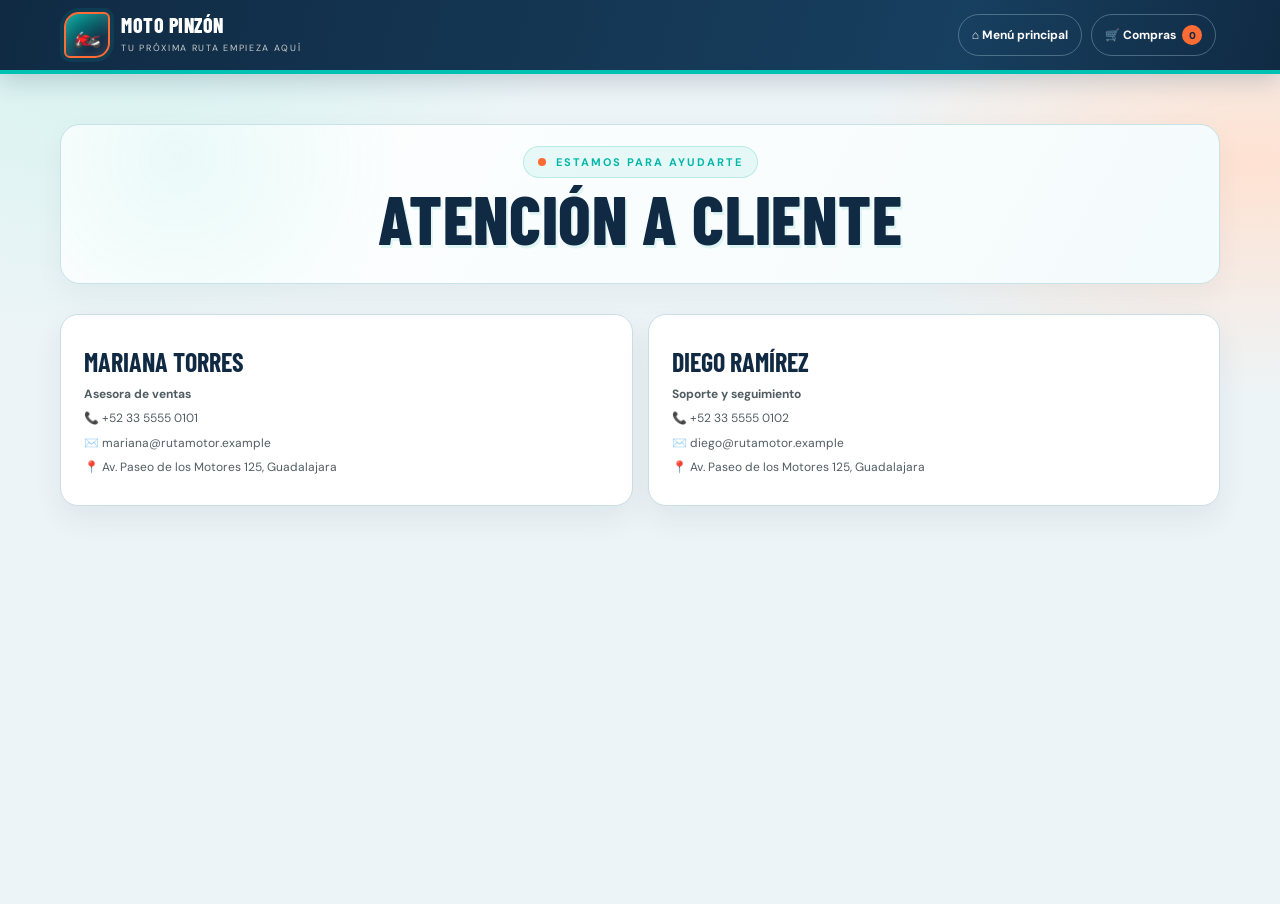
<file: atencion-cliente.html>
<!doctype html>
<html lang="es">
  <head>
    <meta charset="utf-8">
    <meta name="viewport" content="width=device-width, initial-scale=1">
    <title>Atención al cliente | Moto Pinzón</title>
    <link rel="stylesheet" href="styles.css">
    <style>
      #support-grid .profile-image {
        width: 100px;
        height: 100px;
        border-radius: 0;
        object-fit: cover;
      }
    </style>
    <script defer src="moto-catalogo.js"></script>
    <script defer src="tienda.js"></script>
  </head>
  <body data-page="support">
    <header class="topbar">
      <a class="brand" href="index.html">
        <span class="brand-mark">🏍️</span>
        <span>
          <strong>MOTO PINZÓN</strong>
          <small>Tu próxima ruta empieza aquí</small>
        </span>
      </a>
      <nav>
        <a class="top-link" href="index.html">⌂ Menú principal</a>
        <a class="top-link" href="carrito.html">
          🛒 Compras <span class="cart-count" data-cart-count>0</span>
        </a>
      </nav>
    </header>

    <main class="page-wrap">
      <header class="page-heading">
        <span class="eyebrow">Estamos para ayudarte</span>
        <h1>ATENCIÓN A CLIENTE</h1>
        <p>
          
        </p>
      </header>
      <div
        class="support-grid"
        id="support-grid"
      ></div>
    </main>

  </body>
</html>
</file>
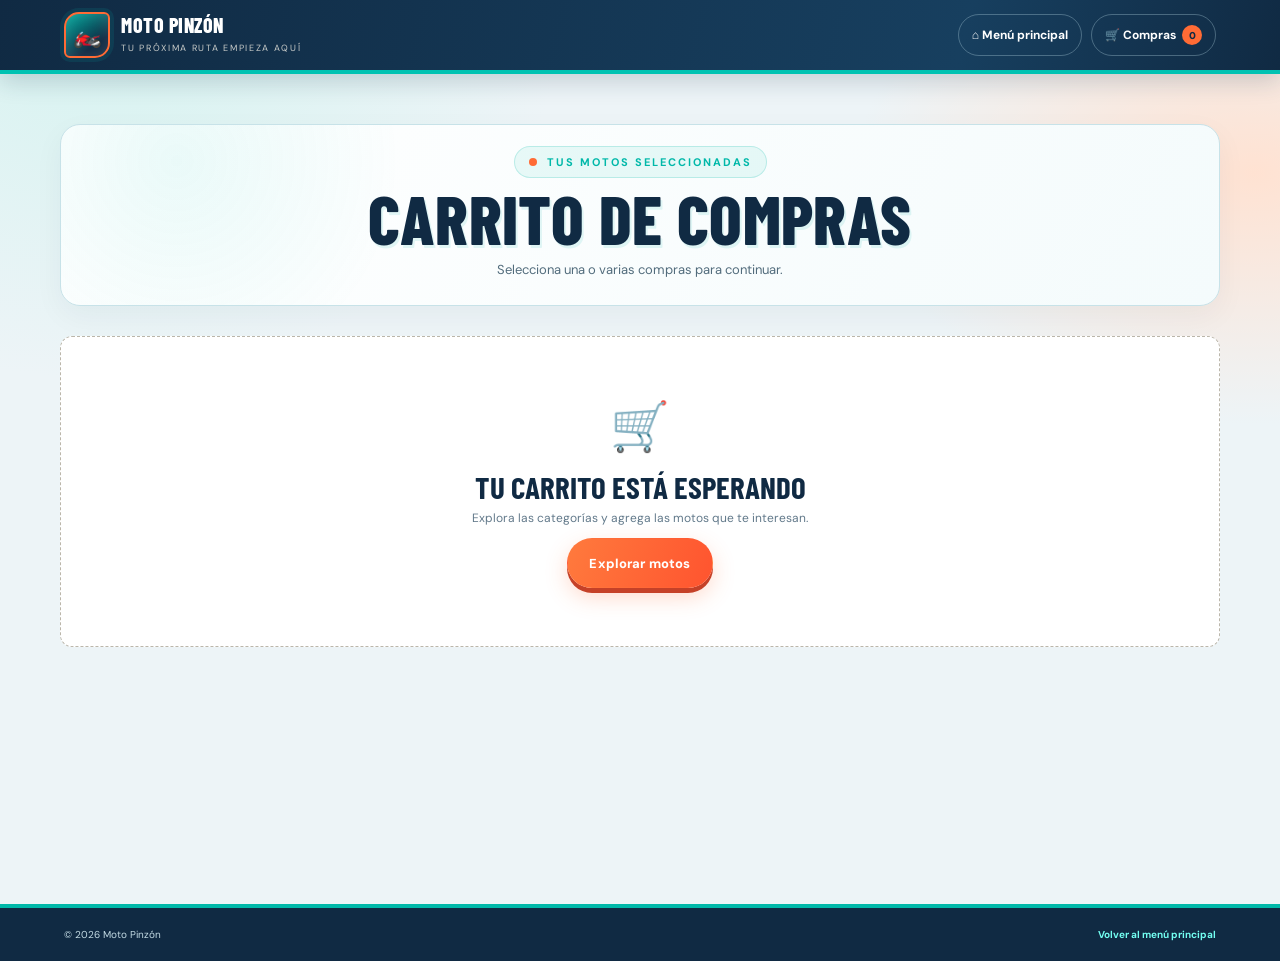
<file: carrito.html>
<!doctype html>
<html lang="es">
  <head>
    <meta charset="utf-8">
    <meta name="viewport" content="width=device-width, initial-scale=1">
    <title>Carrito de motos | Moto Pinzón</title>
    <link rel="stylesheet" href="styles.css">
    <script defer src="moto-catalogo.js"></script>
    <script defer src="tienda.js"></script>
  </head>
  <body data-page="cart">
    <header class="topbar">
      <a class="brand" href="index.html">
        <span class="brand-mark">🏍️</span>
        <span>
          <strong>MOTO PINZÓN</strong>
          <small>Tu próxima ruta empieza aquí</small>
        </span>
      </a>
      <nav>
        <a class="top-link" href="index.html">⌂ Menú principal</a>
        <a class="top-link" href="carrito.html">
          🛒 Compras <span class="cart-count" data-cart-count>0</span>
        </a>
      </nav>
    </header>

    <main class="page-wrap">
      <header class="page-heading">
        <span class="eyebrow">Tus motos seleccionadas</span>
        <h1>CARRITO DE COMPRAS</h1>
        <p>Selecciona una o varias compras para continuar.</p>
      </header>
      <div id="cart-content"></div>
    </main>

    <footer class="site-footer">
      <span>© <span data-year></span> Moto Pinzón</span>
      <a href="index.html">Volver al menú principal</a>
    </footer>
  </body>
</html>
</file>
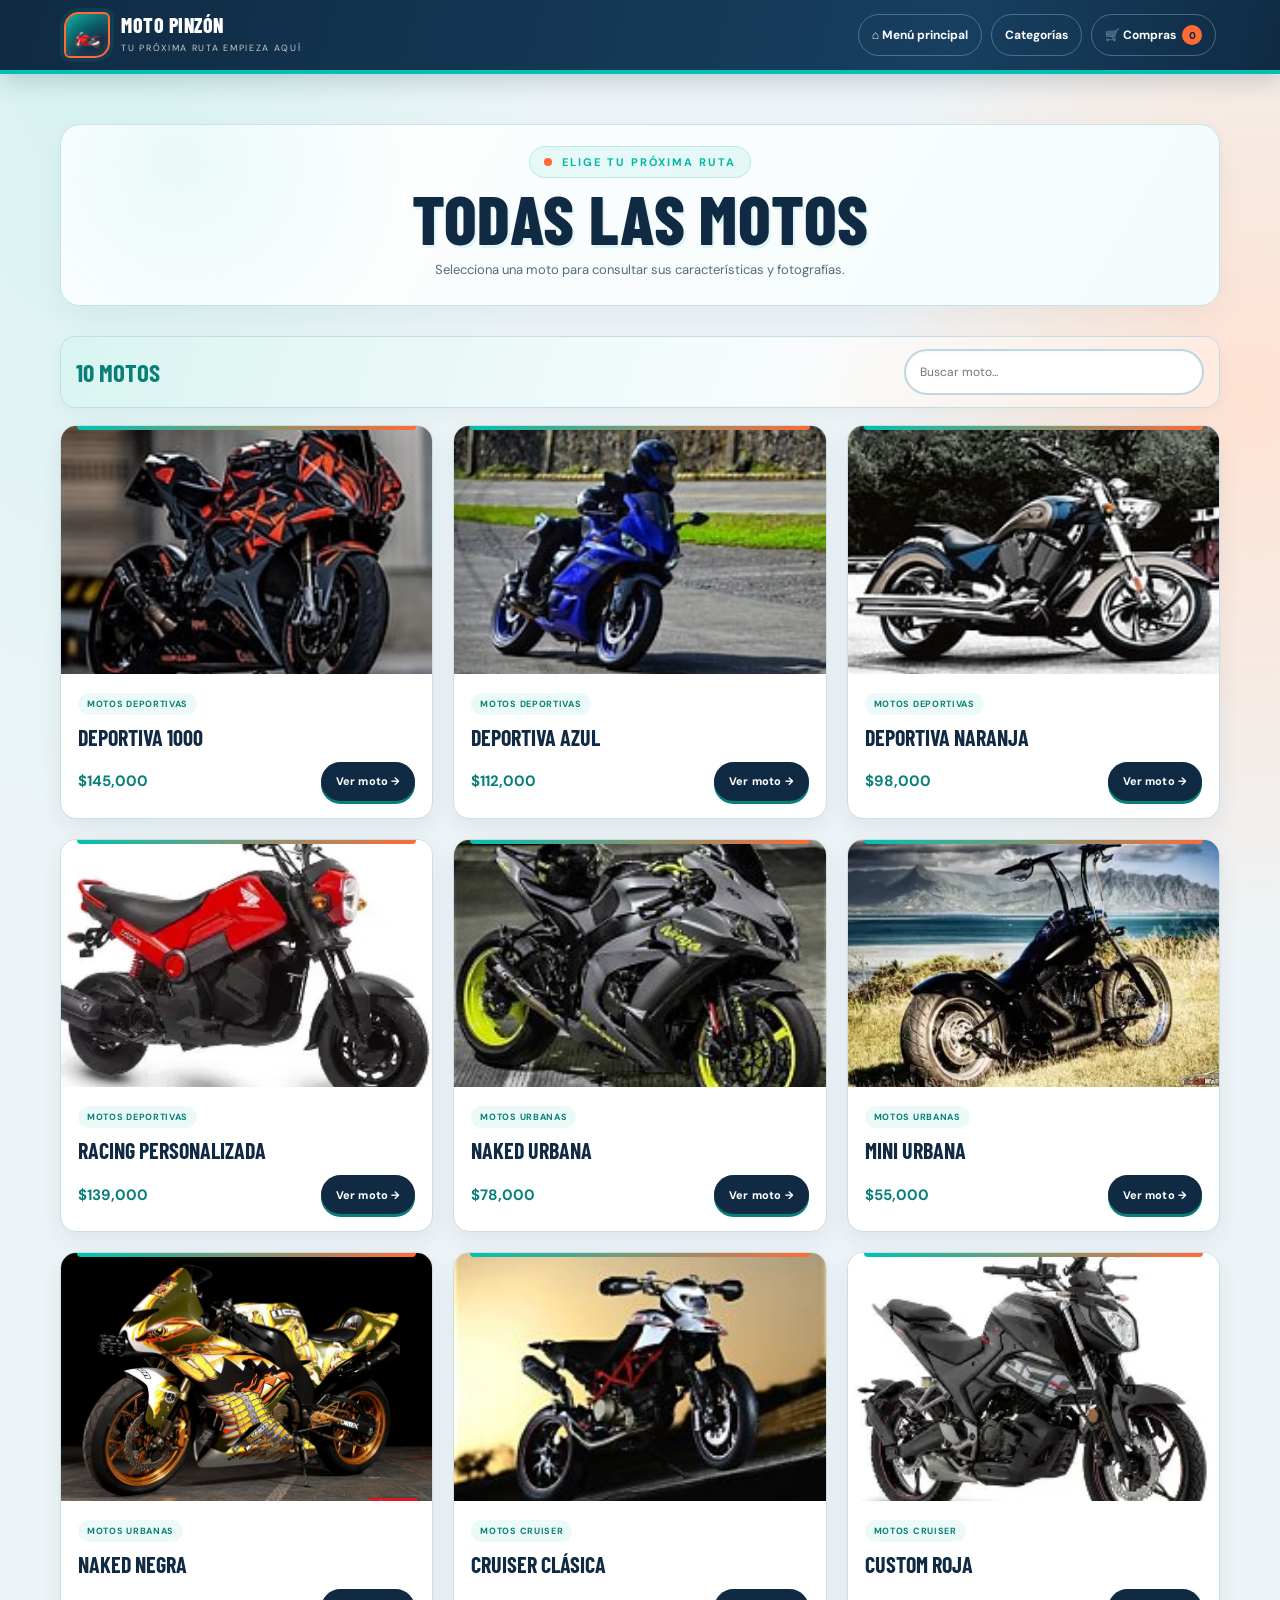
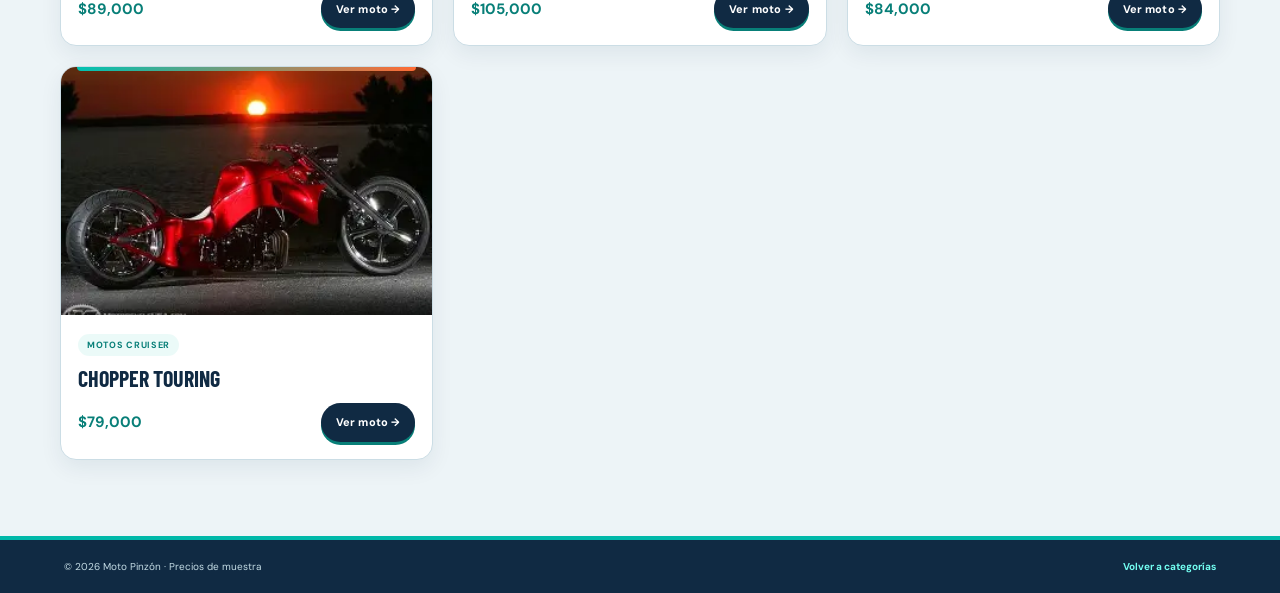
<file: catalogo-motos.html>
<!doctype html>
<html lang="es">
  <head>
    <meta charset="utf-8">
    <meta name="viewport" content="width=device-width, initial-scale=1">
    <title>Catálogo de motos | Moto Pinzón</title>
    <link rel="stylesheet" href="styles.css">
    <script defer src="moto-catalogo.js"></script>
    <script defer src="tienda.js"></script>
  </head>
  <body data-page="listing" data-all-products="true">
    <header class="topbar">
      <a class="brand" href="index.html">
        <span class="brand-mark">🏍️</span>
        <span><strong>MOTO PINZÓN</strong><small>Tu próxima ruta empieza aquí</small></span>
      </a>
      <nav>
        <a class="top-link" href="index.html">⌂ Menú principal</a>
        <a class="top-link" href="categorias-motos.html">Categorías</a>
        <a class="top-link" href="carrito.html">🛒 Compras <span class="cart-count" data-cart-count>0</span></a>
      </nav>
    </header>
    <main class="page-wrap">
      <header class="page-heading">
        <span class="eyebrow">Elige tu próxima ruta</span>
        <h1 id="listing-title">Todas las motos</h1>
        <p>Explora motos deportivas, urbanas y cruiser.</p>
      </header>
      <div class="category-tools">
        <h2 id="listing-count">10 motos</h2>
        <input class="search-input" id="product-search" type="search" placeholder="Buscar moto..." aria-label="Buscar moto">
      </div>
      <div class="product-grid" id="product-grid"></div>
    </main>
    <footer class="site-footer">
      <span>© <span data-year></span> Moto Pinzón · Precios de muestra</span>
      <a href="categorias-motos.html">Volver a categorías</a>
    </footer>
  </body>
</html>
</file>
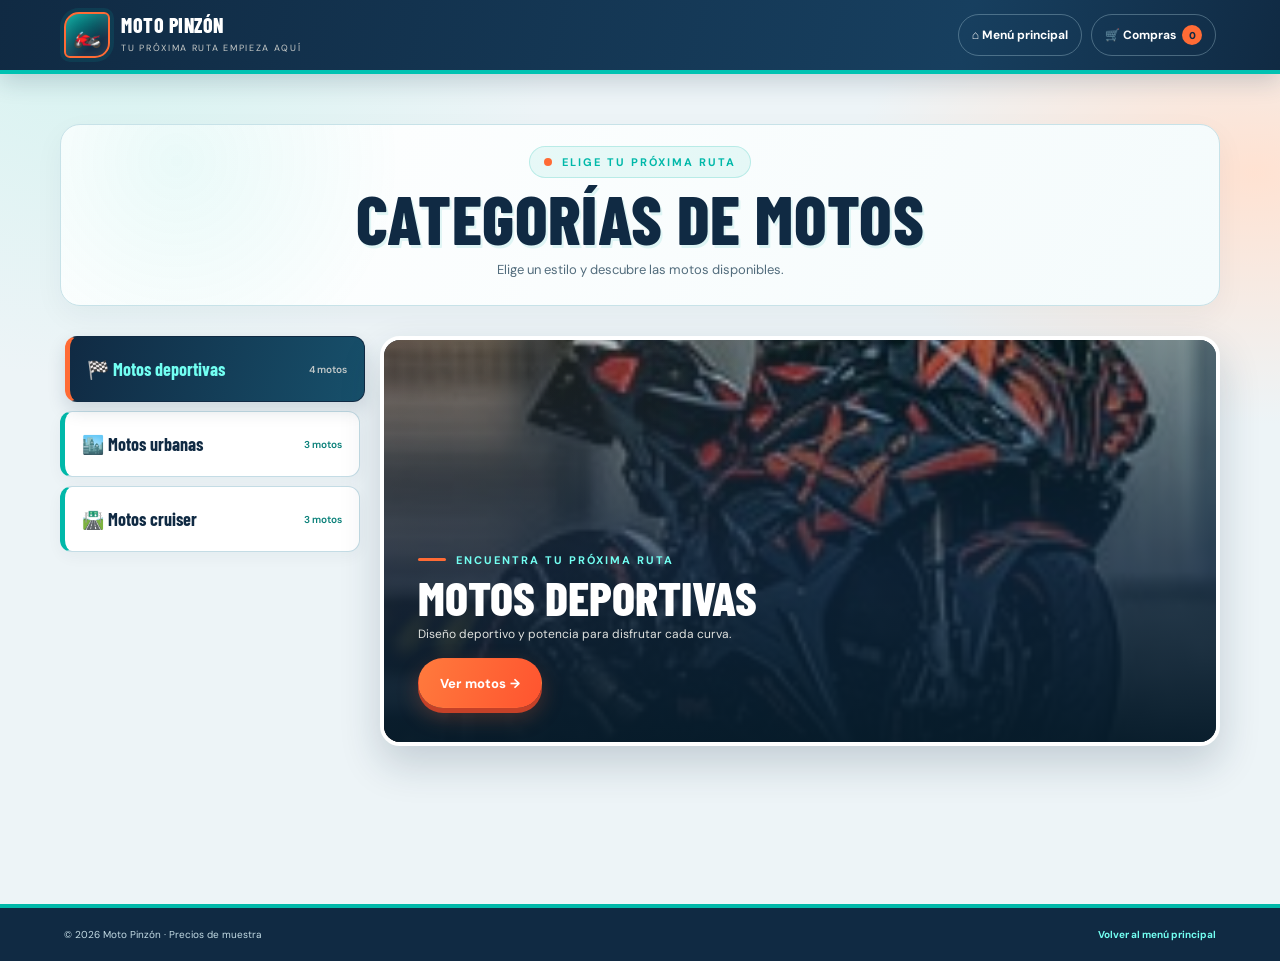
<file: categorias-motos.html>
<!doctype html>
<html lang="es">
  <head>
    <meta charset="utf-8">
    <meta name="viewport" content="width=device-width, initial-scale=1">
    <title>Categorías de motos | Moto Pinzón</title>
    <link rel="stylesheet" href="styles.css">
    <script defer src="moto-catalogo.js"></script>
    <script defer src="tienda.js"></script>
  </head>
  <body data-page="categories">
    <header class="topbar">
      <a class="brand" href="index.html">
        <span class="brand-mark">🏍️</span>
        <span>
          <strong>MOTO PINZÓN</strong>
          <small>Tu próxima ruta empieza aquí</small>
        </span>
      </a>
      <nav>
        <a class="top-link" href="index.html">⌂ Menú principal</a>
        <a class="top-link" href="carrito.html">
          🛒 Compras <span class="cart-count" data-cart-count>0</span>
        </a>
      </nav>
    </header>

    <main class="page-wrap">
      <header class="page-heading">
        <span class="eyebrow">Elige tu próxima ruta</span>
        <h1>CATEGORÍAS DE MOTOS</h1>
        <p>Elige un estilo y descubre las motos disponibles.</p>
      </header>

      <div class="category-layout">
        <div class="category-list" id="category-list">
          <button
            class="category-option selected"
            type="button"
            data-category="Motos deportivas"
            data-description="Diseño deportivo y potencia para disfrutar cada curva."
            data-href="catalogo-motos.html?categoria=Motos%20deportivas"
          >
            <span>🏁 Motos deportivas</span><small>4 motos</small>
          </button>
          <button
            class="category-option"
            type="button"
            data-category="Motos urbanas"
            data-description="Prácticas y versátiles para moverte todos los días."
            data-href="catalogo-motos.html?categoria=Motos%20urbanas"
          >
            <span>🏙️ Motos urbanas</span><small>3 motos</small>
          </button>
          <button
            class="category-option"
            type="button"
            data-category="Motos cruiser"
            data-description="Estilo clásico y comodidad para recorrer nuevos caminos."
            data-href="catalogo-motos.html?categoria=Motos%20cruiser"
          >
            <span>🛣️ Motos cruiser</span><small>3 motos</small>
          </button>
        </div>
        <article class="category-showcase">
          <img id="category-cover" alt="Moto de la categoría seleccionada">
          <span class="eyebrow">Encuentra tu próxima ruta</span>
          <h2 id="category-feature-title">Elige tu categoría</h2>
          <p id="category-feature-copy">Elige una categoría para ver las motos disponibles.</p>
          <a
            class="button button-primary"
            id="category-open"
            href="catalogo-motos.html?categoria=Motos%20deportivas"
          >
            Ver motos →
          </a>
        </article>
      </div>
    </main>

    <footer class="site-footer">
      <span>© <span data-year></span> Moto Pinzón · Precios de muestra</span>
      <a href="index.html">Volver al menú principal</a>
    </footer>
  </body>
</html>
</file>
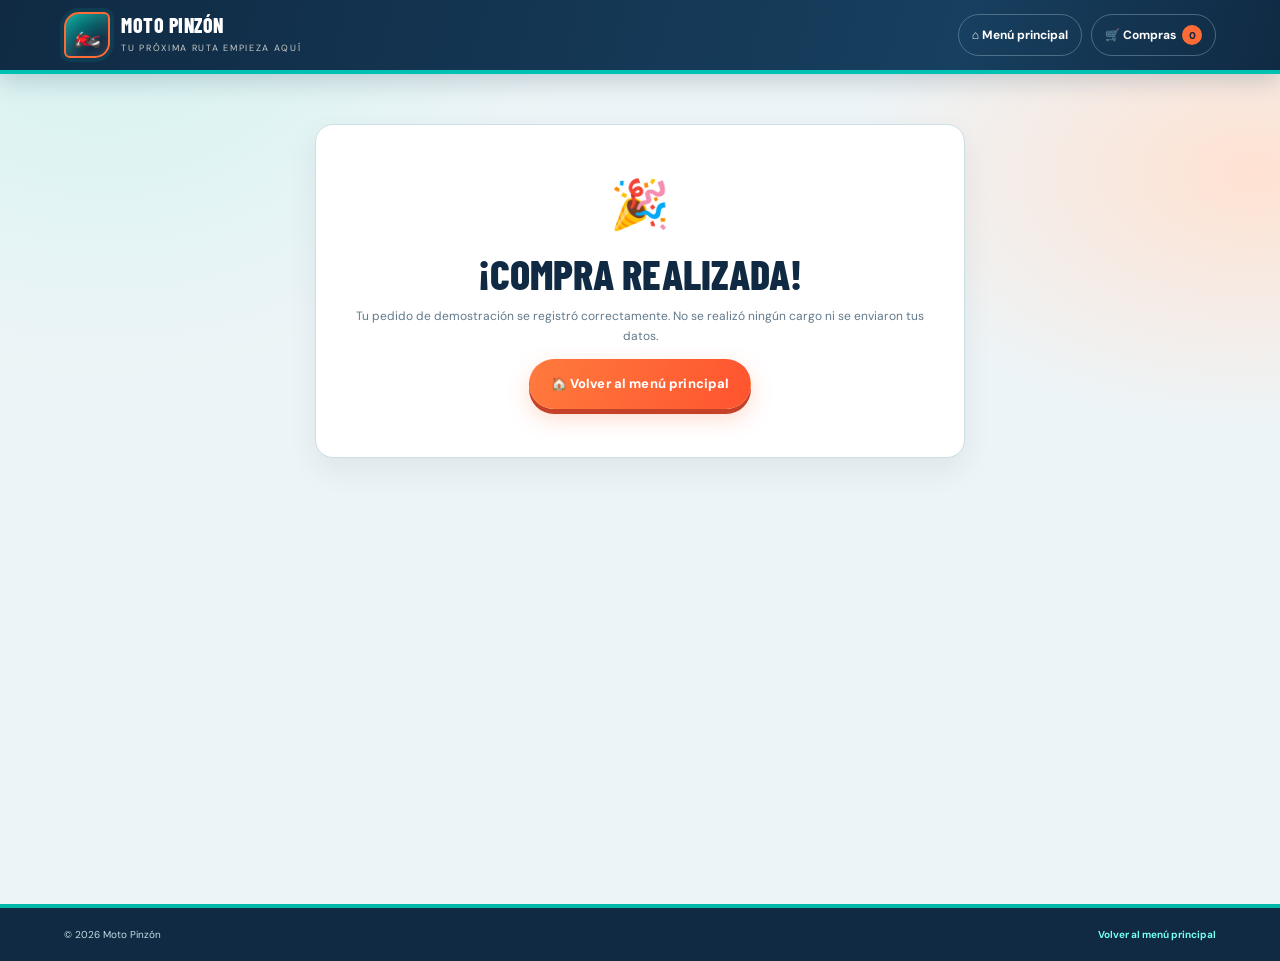
<file: confirmacion-compra.html>
<!doctype html>
<html lang="es">
  <head>
    <meta charset="utf-8">
    <meta name="viewport" content="width=device-width, initial-scale=1">
    <title>Confirmación de compra | Moto Pinzón</title>
    <link rel="stylesheet" href="styles.css">
    <script defer src="moto-catalogo.js"></script>
    <script defer src="tienda.js"></script>
  </head>
  <body>
    <header class="topbar">
      <a class="brand" href="index.html">
        <span class="brand-mark">🏍️</span>
        <span>
          <strong>MOTO PINZÓN</strong>
          <small>Tu próxima ruta empieza aquí</small>
        </span>
      </a>
      <nav>
        <a class="top-link" href="index.html">⌂ Menú principal</a>
        <a class="top-link" href="carrito.html">
          🛒 Compras <span class="cart-count" data-cart-count>0</span>
        </a>
      </nav>
    </header>

    <main class="page-wrap">
      <section class="confirmation">
        <div class="emoji">🎉</div>
        <h1>¡COMPRA REALIZADA!</h1>
        <p>
          Tu pedido de demostración se registró correctamente. No se realizó
          ningún cargo ni se enviaron tus datos.
        </p>
        <a class="button button-primary" href="index.html">
          🏠 Volver al menú principal
        </a>
      </section>
    </main>

    <footer class="site-footer">
      <span>© <span data-year></span> Moto Pinzón</span>
      <a href="index.html">Volver al menú principal</a>
    </footer>

    <script>
      document.querySelectorAll('[data-year]').forEach(node => {
        node.textContent = new Date().getFullYear();
      });

      document.querySelectorAll('[data-cart-count]').forEach(node => {
        try {
          node.textContent = JSON.parse(
            localStorage.getItem('ruta-motor-cart-v3') || '[]'
          ).reduce((sum, item) => sum + item.quantity, 0);
        } catch {
          node.textContent = '0';
        }
      });
    </script>
  </body>
</html>
</file>
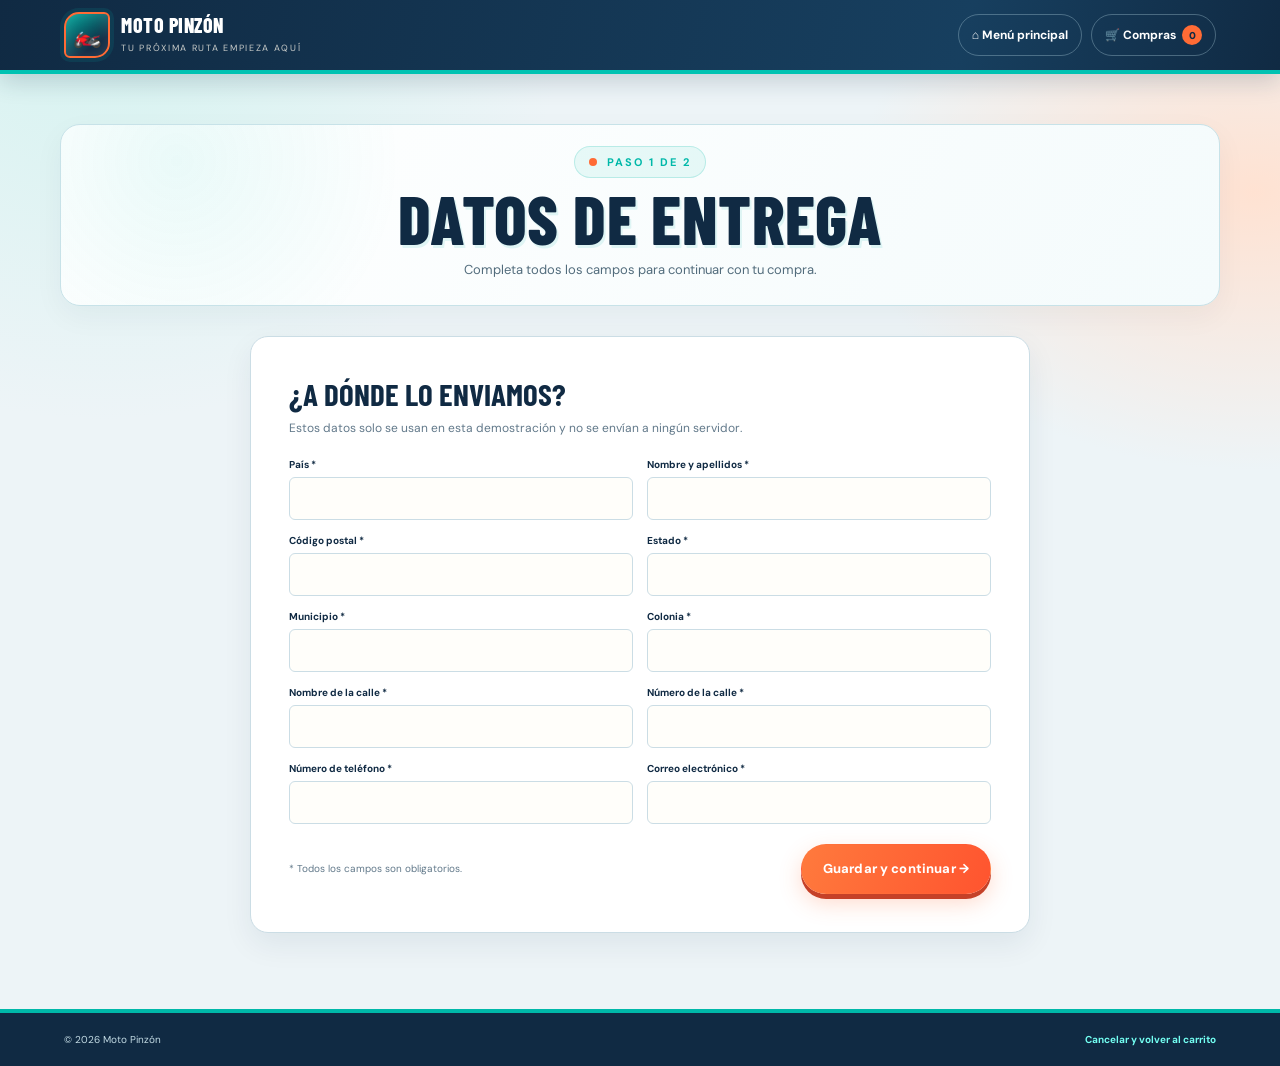
<file: datos-entrega.html>
<!doctype html>
<html lang="es">
  <head>
    <meta charset="utf-8">
    <meta name="viewport" content="width=device-width, initial-scale=1">
    <title>Datos de entrega | Moto Pinzón</title>
    <link rel="stylesheet" href="styles.css">
    <script defer src="moto-catalogo.js"></script>
    <script defer src="tienda.js"></script>
  </head>
  <body data-page="delivery">
    <header class="topbar">
      <a class="brand" href="index.html">
        <span class="brand-mark">🏍️</span>
        <span>
          <strong>MOTO PINZÓN</strong>
          <small>Tu próxima ruta empieza aquí</small>
        </span>
      </a>
      <nav>
        <a class="top-link" href="index.html">⌂ Menú principal</a>
        <a class="top-link" href="carrito.html">
          🛒 Compras <span class="cart-count" data-cart-count>0</span>
        </a>
      </nav>
    </header>

    <main class="page-wrap">
      <header class="page-heading">
        <span class="eyebrow">Paso 1 de 2</span>
        <h1>DATOS DE ENTREGA</h1>
        <p>Completa todos los campos para continuar con tu compra.</p>
      </header>

      <form class="form-panel" id="delivery-form">
        <h2>¿A dónde lo enviamos?</h2>
        <p>
          Estos datos solo se usan en esta demostración y no se envían a
          ningún servidor.
        </p>

        <div class="form-grid">
          <div class="field">
            <label for="country">País *</label>
            <input
              id="country"
              name="country"
              autocomplete="country-name"
              required
            >
          </div>
          <div class="field">
            <label for="full-name">Nombre y apellidos *</label>
            <input
              id="full-name"
              name="fullName"
              autocomplete="name"
              required
            >
          </div>
          <div class="field">
            <label for="postal">Código postal *</label>
            <input
              id="postal"
              name="postal"
              autocomplete="postal-code"
              required
            >
          </div>
          <div class="field">
            <label for="state">Estado *</label>
            <input
              id="state"
              name="state"
              autocomplete="address-level1"
              required
            >
          </div>
          <div class="field">
            <label for="municipality">Municipio *</label>
            <input
              id="municipality"
              name="municipality"
              autocomplete="address-level2"
              required
            >
          </div>
          <div class="field">
            <label for="neighborhood">Colonia *</label>
            <input id="neighborhood" name="neighborhood" required>
          </div>
          <div class="field">
            <label for="street">Nombre de la calle *</label>
            <input
              id="street"
              name="street"
              autocomplete="street-address"
              required
            >
          </div>
          <div class="field">
            <label for="street-number">Número de la calle *</label>
            <input id="street-number" name="streetNumber" required>
          </div>
          <div class="field">
            <label for="phone">Número de teléfono *</label>
            <input
              id="phone"
              name="phone"
              type="tel"
              autocomplete="tel"
              required
            >
          </div>
          <div class="field">
            <label for="email">Correo electrónico *</label>
            <input
              id="email"
              name="email"
              type="email"
              autocomplete="email"
              required
            >
          </div>
        </div>

        <div class="form-footer">
          <small>* Todos los campos son obligatorios.</small>
          <button
            class="button button-primary"
            id="save-delivery"
            type="submit"
            disabled
          >
            Guardar y continuar →
          </button>
        </div>
      </form>
    </main>

    <footer class="site-footer">
      <span>© <span data-year></span> Moto Pinzón</span>
      <a href="carrito.html">Cancelar y volver al carrito</a>
    </footer>
  </body>
</html>
</file>
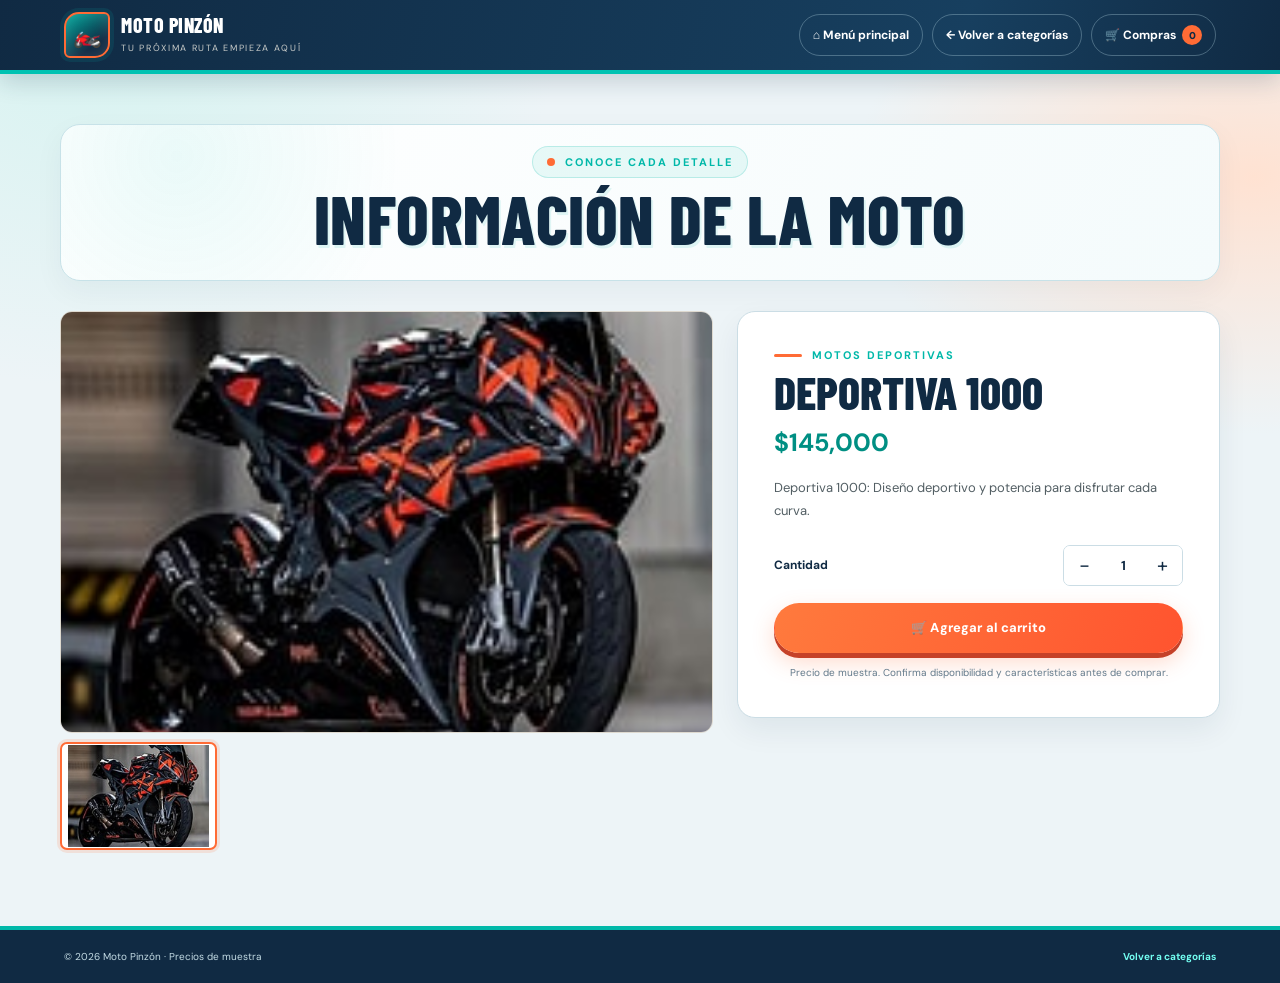
<file: detalle-moto.html>
<!doctype html>
<html lang="es">
  <head>
    <meta charset="utf-8">
    <meta name="viewport" content="width=device-width, initial-scale=1">
    <title>Detalle de moto | Moto Pinzón</title>
    <link rel="stylesheet" href="styles.css">
    <script defer src="moto-catalogo.js"></script>
    <script defer src="tienda.js"></script>
  </head>
  <body data-page="product">
    <header class="topbar">
      <a class="brand" href="index.html">
        <span class="brand-mark">🏍️</span>
        <span>
          <strong>MOTO PINZÓN</strong>
          <small>Tu próxima ruta empieza aquí</small>
        </span>
      </a>
      <nav>
        <a class="top-link" href="index.html">⌂ Menú principal</a>
        <a class="top-link category-return" href="categorias-motos.html">← Volver a categorías</a>
        <a class="top-link" href="carrito.html">
          🛒 Compras <span class="cart-count" data-cart-count>0</span>
        </a>
      </nav>
    </header>

    <main class="page-wrap">
      <header class="page-heading">
        <span class="eyebrow">Conoce cada detalle</span>
        <h1>INFORMACIÓN DE LA MOTO</h1>
      </header>

      <div class="detail-layout">
        <div>
          <img class="gallery-main" id="detail-main-image" alt="Fotografía de la moto">
          <div class="gallery-thumbs" id="gallery-thumbs"></div>
        </div>

        <article class="detail-copy">
          <span class="eyebrow" id="detail-category"></span>
          <h2 id="detail-name"></h2>
          <div class="detail-price" id="detail-price"></div>

          <p class="product-description" id="detail-description"></p>

          <div class="quantity-row">
            <strong>Cantidad</strong>
            <div class="quantity">
              <button type="button" data-quantity="-1" aria-label="Disminuir cantidad">−</button>
              <output id="quantity-value">1</output>
              <button type="button" data-quantity="1" aria-label="Aumentar cantidad">+</button>
            </div>
          </div>

          <button class="button button-primary" id="add-to-cart" type="button">
            🛒 Agregar al carrito
          </button>
          <p class="detail-note">
            Precio de muestra. Confirma disponibilidad y características antes de comprar.
          </p>
        </article>
      </div>
    </main>

    <footer class="site-footer">
      <span>© <span data-year></span> Moto Pinzón · Precios de muestra</span>
      <a href="categorias-motos.html">Volver a categorías</a>
    </footer>
  </body>
</html>
</file>
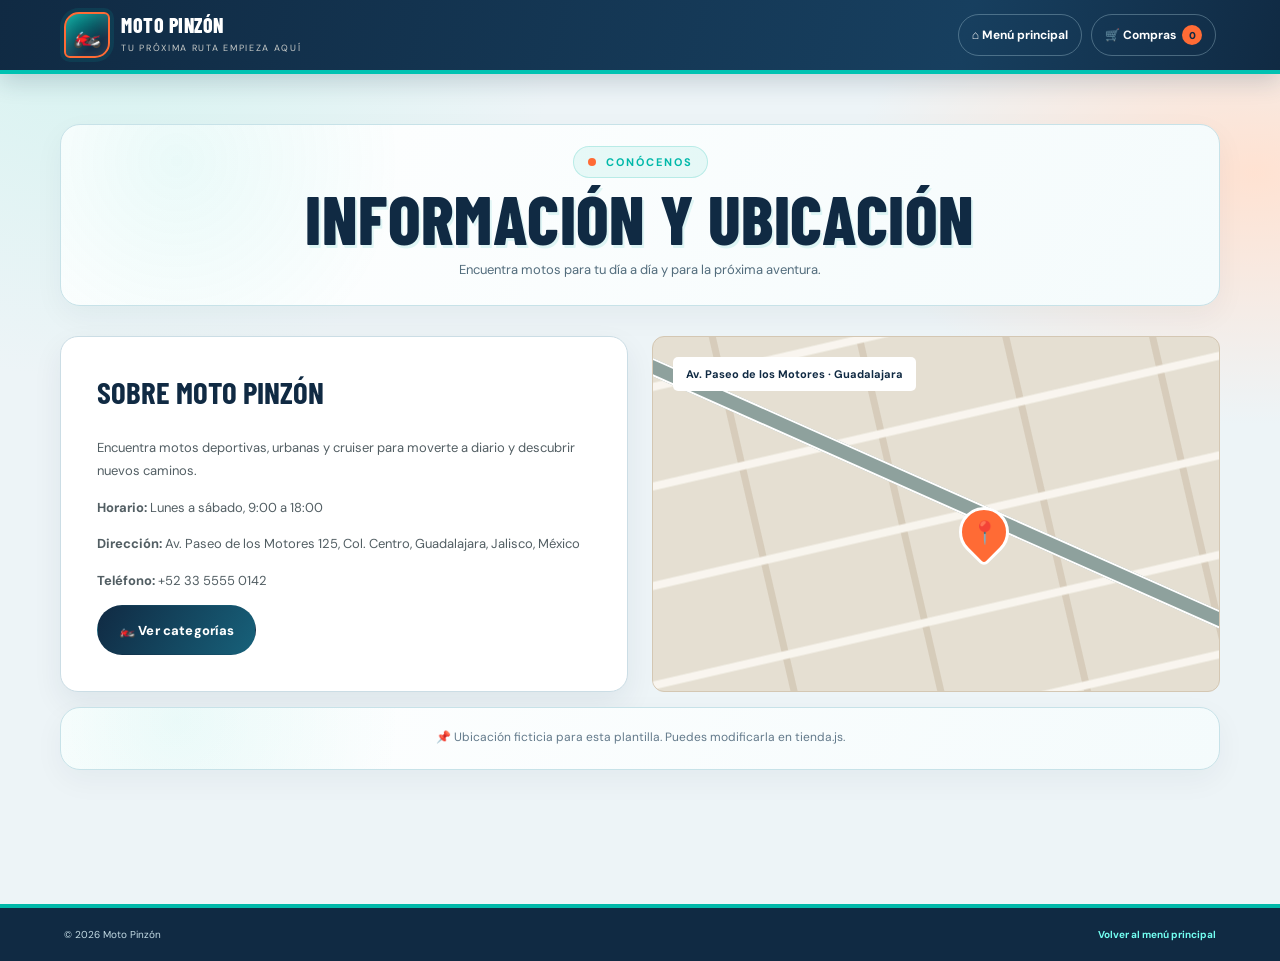
<file: informacion-tienda.html>
<!doctype html>
<html lang="es"><head><meta charset="utf-8"><meta name="viewport" content="width=device-width,initial-scale=1"><title>Información y ubicación | Moto Pinzón</title><link rel="stylesheet" href="styles.css"><script defer src="moto-catalogo.js"></script><script defer src="tienda.js"></script></head>
<body data-page="info"><header class="topbar"><a class="brand" href="index.html"><span class="brand-mark">🏍️</span><span><strong>MOTO PINZÓN</strong><small>Tu próxima ruta empieza aquí</small></span></a><nav><a class="top-link" href="index.html">⌂ Menú principal</a><a class="top-link" href="carrito.html">🛒 Compras <span class="cart-count" data-cart-count>0</span></a></nav></header>
<main class="page-wrap"><header class="page-heading"><span class="eyebrow">Conócenos</span><h1>INFORMACIÓN Y UBICACIÓN</h1><p>Encuentra motos para tu día a día y para la próxima aventura.</p></header><div class="info-layout"><article class="info-panel"><h2>Sobre Moto Pinzón</h2><p id="store-description"></p><p><strong>Horario:</strong> <span id="store-hours"></span></p><p><strong>Dirección:</strong> <span id="store-address"></span></p><p><strong>Teléfono:</strong> <span id="store-phone"></span></p><a class="button button-dark" href="categorias-motos.html">🏍️ Ver categorías</a></article><div class="map-panel" role="img" aria-label="Mapa ilustrativo con ubicación ficticia"><div class="map-label" id="map-label"></div><div class="map-pin"><span>📍</span></div></div></div><p class="page-heading" style="margin-top:15px;color:var(--muted);font-size:12px">📌 Ubicación ficticia para esta plantilla. Puedes modificarla en tienda.js.</p></main>
<footer class="site-footer"><span>© <span data-year></span> Moto Pinzón</span><a href="index.html">Volver al menú principal</a></footer></body></html>
</file>
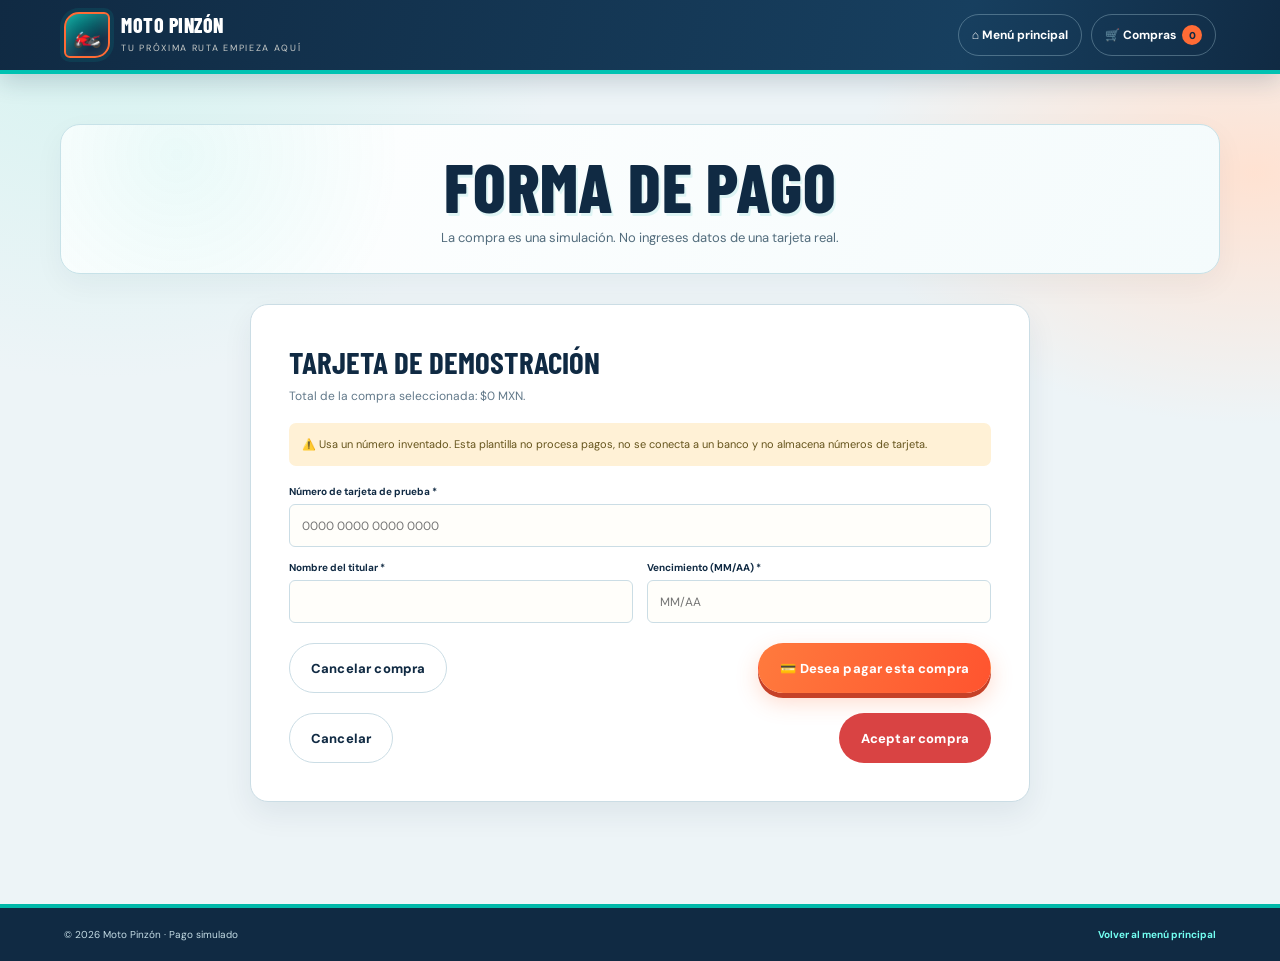
<file: pago-demo.html>
<!doctype html>
<html lang="es">
  <head>
    <meta charset="utf-8">
    <meta name="viewport" content="width=device-width, initial-scale=1">
    <title>Pago de demostración | Moto Pinzón</title>
    <link rel="stylesheet" href="styles.css">
    <script defer src="moto-catalogo.js"></script>
    <script defer src="tienda.js"></script>
  </head>
  <body data-page="payment">
    <header class="topbar">
      <a class="brand" href="index.html">
        <span class="brand-mark">🏍️</span>
        <span>
          <strong>MOTO PINZÓN</strong>
          <small>Tu próxima ruta empieza aquí</small>
        </span>
      </a>
      <nav>
        <a class="top-link" href="index.html">⌂ Menú principal</a>
        <a class="top-link" href="carrito.html">
          🛒 Compras <span class="cart-count" data-cart-count>0</span>
        </a>
      </nav>
    </header>

    <main class="page-wrap">
      <header class="page-heading">
        <h1>FORMA DE PAGO</h1>
        <p>
          La compra es una simulación. No ingreses datos de una tarjeta real.
        </p>
      </header>

      <form class="form-panel" id="payment-form">
        <h2>Tarjeta de demostración</h2>
        <p id="payment-total"></p>

        <div class="demo-warning">
          ⚠️ Usa un número inventado. Esta plantilla no procesa pagos, no se
          conecta a un banco y no almacena números de tarjeta.
        </div>

        <div class="form-grid">
          <div class="field full">
            <label for="card-number">Número de tarjeta de prueba *</label>
            <input
              id="card-number"
              inputmode="numeric"
              autocomplete="off"
              maxlength="19"
              placeholder="0000 0000 0000 0000"
              required
            >
          </div>
          <div class="field">
            <label for="card-holder">Nombre del titular *</label>
            <input id="card-holder" autocomplete="off" required>
          </div>
          <div class="field">
            <label for="card-expiry">Vencimiento (MM/AA) *</label>
            <input
              id="card-expiry"
              inputmode="numeric"
              autocomplete="off"
              maxlength="5"
              placeholder="MM/AA"
              required
            >
          </div>
        </div>

        <div class="form-footer">
          <a class="button button-light" href="carrito.html">
            Cancelar compra
          </a>
          <button
            class="button button-primary"
            id="payment-submit"
            type="submit"
          >
            💳 Desea pagar esta compra
          </button>
        </div>

        <div class="form-footer" id="payment-confirm-controls" hidden>
          <a class="button button-light" id="payment-cancel" href="carrito.html">
            Cancelar
          </a>
          <button class="button button-danger" id="accept-payment" type="button">
            Aceptar compra
          </button>
        </div>
      </form>
    </main>

    <footer class="site-footer">
      <span>© <span data-year></span> Moto Pinzón · Pago simulado</span>
      <a href="index.html">Volver al menú principal</a>
    </footer>
  </body>
</html>
</file>
<file: styles.css>
@import url('https://fonts.googleapis.com/css2?family=Barlow+Condensed:wght@600;700;800;900&family=DM+Sans:wght@400;500;600;700&display=swap');

:root {
  --ink: #202a33;
  --paper: #f3f0e9;
  --white: #fffdf8;
  --muted: #727b80;
  --line: #d8d6cf;
  --lime: #ed713d;
  --red: #c84b37;
  --green: #356b56;
  --display: 'Barlow Condensed', Impact, sans-serif;
  --body: 'DM Sans', sans-serif;
  --shadow: 0 18px 46px #202a331c;
}

* {
  box-sizing: border-box;
}

body {
  margin: 0;
  background:
    radial-gradient(ellipse at 8% 0%, #e9e1d2 0, transparent 34rem),
    var(--paper);
  color: var(--ink);
  font-family: var(--body);
}

button,
input {
  font: inherit;
}

button,
a {
  cursor: pointer;
}

a {
  color: inherit;
  text-decoration: none;
}

button:focus-visible,
input:focus-visible,
a:focus-visible {
  outline: 3px solid #ed713d;
  outline-offset: 3px;
}

.topbar {
  position: sticky;
  z-index: 10;
  top: 0;
  display: flex;
  align-items: center;
  justify-content: space-between;
  gap: 15px;
  padding: 12px clamp(15px, 5vw, 76px);
  border-bottom: 3px solid var(--lime);
  background: #202a33f5;
  color: white;
  box-shadow: 0 5px 22px #13191f24;
  backdrop-filter: blur(12px);
}

.brand {
  display: flex;
  align-items: center;
  gap: 11px;
  color: white;
}

.brand-mark {
  width: 46px;
  height: 46px;
  display: grid;
  place-items: center;
  border: 1px solid #ed713d99;
  border-radius: 14px 5px 14px 5px;
  background: linear-gradient(145deg, #33414c, #171e24);
  box-shadow: inset 0 0 14px #ed713d1b;
  font-size: 23px;
}

.brand strong,
.brand-copy strong {
  display: block;
  font: 800 20px/1 var(--display);
  letter-spacing: .5px;
}

.brand small,
.brand-copy small {
  color: #c8cbc8;
  font-size: 9px;
  letter-spacing: 1.7px;
  text-transform: uppercase;
}

.topbar nav,
.top-actions {
  display: flex;
  flex-wrap: wrap;
  gap: 9px;
}

.top-link {
  display: inline-flex;
  align-items: center;
  padding: 10px 13px;
  border: 1px solid #ffffff32;
  border-radius: 6px;
  background: transparent;
  color: white;
  font-size: 12px;
  font-weight: 700;
  transition: border-color .18s, background .18s, color .18s;
}

.top-link:hover {
  border-color: var(--lime);
  background: #ed713d1c;
  color: #ff9a6f;
}

.cart-count {
  min-width: 20px;
  height: 20px;
  display: inline-grid;
  place-items: center;
  margin-left: 6px;
  border-radius: 50%;
  background: var(--lime);
  color: white;
  font-size: 10px;
}

main {
  min-height: calc(100vh - 70px);
}

.view {
  display: none;
  animation: rise .3s ease both;
}

.view.active {
  display: block;
}

@keyframes rise {
  from {
    opacity: 0;
    transform: translateY(8px);
  }
  to {
    opacity: 1;
    transform: translateY(0);
  }
}

.home-hero {
  position: relative;
  isolation: isolate;
  min-height: min(720px, calc(100vh - 70px));
  display: flex;
  align-items: center;
  overflow: hidden;
  background: #202a33;
  color: white;
}

.home-hero:before {
  background:
    linear-gradient(90deg, #171e24f5 0%, #171e24d9 32%, #171e2460 67%, #171e2430),
    url('IMG/M01.JPG') center 54% / cover !important;
  transform: scale(1.015);
}

.home-hero:after {
  height: 20%;
  background: linear-gradient(transparent, #171e24b8);
}

.hero-content {
  width: min(1240px, 100%);
  margin: auto;
  padding: 72px clamp(22px, 7vw, 100px);
}

.eyebrow {
  display: flex;
  align-items: center;
  gap: 10px;
  color: var(--lime);
  font-size: 11px;
  font-weight: 700;
  letter-spacing: 2px;
  text-transform: uppercase;
}

.eyebrow:before {
  width: 28px;
  height: 2px;
  background: var(--lime);
  content: '';
}

h1,
h2,
h3,
p {
  margin-top: 0;
}

.hero-title {
  max-width: 760px;
  margin: 22px 0 18px;
  font: 900 clamp(64px, 10.5vw, 138px)/.8 var(--display);
  letter-spacing: -1px;
  text-transform: uppercase;
}

.hero-title span {
  color: #ff8b58;
}

.hero-subtitle {
  max-width: 450px;
  margin-bottom: 30px;
  color: #e0e2df;
  font-size: 15px;
  line-height: 1.75;
}

.hero-actions {
  display: flex;
  flex-wrap: wrap;
  gap: 10px;
}

.button {
  min-height: 46px;
  display: inline-flex;
  justify-content: center;
  align-items: center;
  gap: 8px;
  padding: 0 17px;
  border: 1px solid transparent;
  border-radius: 7px;
  font-size: 12px;
  font-weight: 700;
  transition: transform .18s, background .18s, box-shadow .18s;
}

.button:hover {
  transform: translateY(-2px);
}

.button-primary {
  background: var(--lime);
  color: white;
  box-shadow: 0 4px 0 #a94924;
}

.button-primary:hover {
  background: #f48656;
}

.button-ghost {
  border-color: #ffffff66;
  background: #ffffff10;
  color: white;
}

.button-ghost:hover {
  border-color: #ff8b58;
  background: #ed713d26;
}

.button-dark {
  background: var(--ink);
  color: white;
}

.button-light {
  border-color: var(--line);
  background: var(--white);
  color: var(--ink);
}

.button-danger {
  background: var(--red);
  color: white;
}

.page-wrap {
  width: min(1160px, calc(100% - 40px));
  margin: auto;
  padding: 46px 0 76px;
}

.page-heading {
  margin-bottom: 30px;
  text-align: center;
}

.page-heading .eyebrow {
  justify-content: center;
}

.page-heading h1,
.page-title {
  margin: 9px 0 6px;
  font: 800 clamp(39px, 6vw, 68px)/.93 var(--display);
  letter-spacing: .4px;
  text-transform: uppercase;
}

.page-heading p,
.page-intro {
  max-width: 620px;
  margin: 9px auto 0;
  color: var(--muted);
  font-size: 13px;
  line-height: 1.7;
}

.info-layout,
.detail-layout {
  display: grid;
  grid-template-columns: 1fr 1fr;
  gap: 24px;
}

.info-panel,
.detail-copy,
.form-panel {
  padding: clamp(22px, 4vw, 36px);
  border: 1px solid #ded9cf;
  border-radius: 12px;
  background: var(--white);
  box-shadow: 0 12px 32px #202a330a;
}

.info-panel h2,
.form-panel h2 {
  font: 700 31px var(--display);
  text-transform: uppercase;
}

.info-panel p {
  color: #525e63;
  font-size: 13px;
  line-height: 1.8;
}

.map-panel {
  min-height: 300px;
  position: relative;
  overflow: hidden;
  border: 1px solid #d4c7b3;
  border-radius: 12px;
  background: #e5dfd2;
}

.map-panel:before {
  position: absolute;
  inset: -20%;
  opacity: .75;
  transform: rotate(-13deg);
  background:
    repeating-linear-gradient(0deg, transparent 0 43px, #fffdf8 44px 51px, transparent 52px 97px),
    repeating-linear-gradient(90deg, transparent 0 71px, #d2c6b3 72px 78px, transparent 79px 143px);
  content: '';
}

.map-panel:after {
  position: absolute;
  top: 49%;
  left: -25%;
  width: 170%;
  height: 13px;
  transform: rotate(24deg);
  border: 2px solid white;
  background: #8ea19d;
  content: '';
}

.map-label {
  position: absolute;
  z-index: 1;
  top: 20px;
  left: 20px;
  padding: 10px 13px;
  border-radius: 5px;
  background: white;
  font-size: 11px;
  font-weight: 700;
}

.map-pin {
  position: absolute;
  z-index: 2;
  top: 48%;
  left: 54%;
  width: 50px;
  height: 50px;
  display: grid;
  place-items: center;
  transform: rotate(-45deg);
  border: 3px solid white;
  border-radius: 50% 50% 50% 6px;
  background: var(--lime);
  font-size: 22px;
}

.map-pin span {
  transform: rotate(45deg);
}

.category-layout {
  display: grid;
  grid-template-columns: 300px 1fr;
  gap: 24px;
}

.category-list {
  display: grid;
  align-content: start;
  gap: 9px;
}

.category-option {
  min-height: 58px;
  display: flex;
  justify-content: space-between;
  align-items: center;
  gap: 10px;
  padding: 12px 15px;
  border: 1px solid var(--line);
  border-radius: 9px;
  background: var(--white);
  color: var(--ink);
  text-align: left;
  font: 700 18px var(--display);
  transition: border-color .18s, background .18s, transform .18s;
}

.category-option:hover,
.category-option.selected {
  transform: translateX(3px);
  border-color: var(--ink);
  background: var(--ink);
  color: #ff9a6f;
}

.category-option small {
  color: var(--muted);
  font: 600 10px var(--body);
  white-space: nowrap;
}

.category-option.selected small,
.category-option:hover small {
  color: #c3c9c9;
}

.category-showcase {
  min-height: 365px;
  position: relative;
  overflow: hidden;
  display: flex;
  flex-direction: column;
  justify-content: end;
  align-items: start;
  padding: clamp(22px, 4vw, 34px);
  border-radius: 12px;
  background: var(--ink);
  color: white;
  box-shadow: var(--shadow);
}

.category-showcase img {
  position: absolute;
  inset: 0;
  width: 100%;
  height: 100%;
  object-fit: cover;
  opacity: .65;
}

.category-showcase:after {
  position: absolute;
  inset: 0;
  background: linear-gradient(0deg, #171e24f2 0%, #171e2470 45%, transparent 100%);
  content: '';
}

.category-showcase > *:not(img) {
  position: relative;
  z-index: 1;
}

.category-showcase h2 {
  margin: 8px 0 6px;
  font: 800 48px/.95 var(--display);
  text-transform: uppercase;
}

.category-showcase p {
  margin-bottom: 16px;
  color: #e0e2df;
  font-size: 12px;
}

.category-tools {
  display: flex;
  justify-content: space-between;
  align-items: center;
  gap: 12px;
  margin: 18px 0 16px;
}

.category-tools h2 {
  margin: 0;
  font: 700 25px var(--display);
  text-transform: uppercase;
}

.search-input {
  width: min(100%, 300px);
  min-height: 44px;
  padding: 0 14px;
  border: 1px solid var(--line);
  border-radius: 7px;
  background: var(--white);
  color: var(--ink);
  font-size: 12px;
}

.product-grid {
  display: grid;
  grid-template-columns: repeat(3, minmax(0, 1fr));
  gap: 17px;
}

.product-card {
  overflow: hidden;
  border: 1px solid #ded9cf;
  border-radius: 11px;
  background: var(--white);
  box-shadow: 0 8px 22px #202a3309;
  transition: transform .2s, box-shadow .2s;
}

.product-card:hover {
  transform: translateY(-5px);
  box-shadow: var(--shadow);
}

.product-card > a,
.product-open {
  width: 100%;
  display: block;
  padding: 0;
  border: 0;
  background: transparent;
  color: inherit;
  text-align: left;
}

.product-image {
  width: 100%;
  aspect-ratio: 1.55;
  display: block;
  object-fit: cover;
  background: #e1ded6;
}

.product-copy {
  padding: 15px;
}

.product-copy small {
  color: var(--lime);
  font-size: 9px;
  font-weight: 700;
  letter-spacing: 1px;
  text-transform: uppercase;
}

.product-copy h3 {
  min-height: 23px;
  margin: 5px 0 12px;
  font: 700 22px var(--display);
  text-transform: uppercase;
}

.product-foot {
  display: flex;
  align-items: center;
  justify-content: space-between;
  gap: 8px;
}

.price {
  font-size: 13px;
  font-weight: 700;
}

.product-foot .button {
  min-height: 36px;
  padding: 0 11px;
  font-size: 10px;
}

.detail-layout {
  grid-template-columns: 1.15fr .85fr;
  align-items: start;
}

.gallery-main {
  width: 100%;
  aspect-ratio: 1.55;
  display: block;
  object-fit: cover;
  border: 1px solid #ded9cf;
  border-radius: 12px;
  background: #e1ded6;
}

.gallery-thumbs {
  display: grid;
  grid-template-columns: repeat(4, 1fr);
  gap: 9px;
  margin-top: 9px;
}

.gallery-thumb {
  width: 100%;
  aspect-ratio: 1.45;
  overflow: hidden;
  border: 2px solid transparent;
  border-radius: 7px;
  background: white;
}

.gallery-thumb.active {
  border-color: var(--lime);
}

.gallery-thumb img {
  width: 100%;
  height: 100%;
  object-fit: cover;
}

.detail-copy h2 {
  margin: 8px 0 0;
  font: 800 46px/.94 var(--display);
  text-transform: uppercase;
}

.detail-price {
  margin: 13px 0 18px;
  color: var(--green);
  font-size: 25px;
  font-weight: 700;
}

.product-description {
  margin: 12px 0;
  color: #525e63;
  font-size: 13px;
  line-height: 1.7;
}

.quantity-row {
  display: flex;
  align-items: center;
  justify-content: space-between;
  margin: 23px 0 17px;
}

.quantity-row strong {
  font-size: 12px;
}

.quantity {
  display: inline-flex;
  align-items: center;
  overflow: hidden;
  border: 1px solid var(--line);
  border-radius: 7px;
}

.quantity button {
  width: 40px;
  height: 39px;
  border: 0;
  background: white;
  color: var(--ink);
  font-size: 20px;
}

.quantity output {
  min-width: 38px;
  text-align: center;
  font-size: 13px;
  font-weight: 700;
}

.detail-copy > .button {
  width: 100%;
}

.detail-note {
  margin: 12px 0 0;
  color: var(--muted);
  font-size: 10px;
  line-height: 1.6;
  text-align: center;
}

.cart-empty {
  padding: 58px 18px;
  border: 1px dashed #bbb6aa;
  border-radius: 12px;
  background: var(--white);
  text-align: center;
}

.cart-empty .emoji,
.confirmation .emoji {
  font-size: 48px;
}

.cart-empty h2 {
  margin: 10px 0 5px;
  font: 700 31px var(--display);
  text-transform: uppercase;
}

.cart-empty p {
  color: var(--muted);
  font-size: 12px;
}

.cart-table {
  display: grid;
  gap: 10px;
}

.cart-item {
  display: grid;
  grid-template-columns: 30px 118px 1fr auto auto;
  align-items: center;
  gap: 14px;
  padding: 13px;
  border: 1px solid #ded9cf;
  border-radius: 10px;
  background: var(--white);
}

.select-circle {
  appearance: none;
  width: 20px;
  height: 20px;
  display: grid;
  place-content: center;
  margin: 0;
  border: 1.5px solid #9da39a;
  border-radius: 50%;
  cursor: pointer;
}

.select-circle:checked {
  border-color: var(--green);
  background: var(--green);
}

.select-circle:checked:before {
  color: white;
  content: '✓';
  font-size: 13px;
  font-weight: 700;
}

.cart-item img {
  width: 118px;
  aspect-ratio: 1;
  object-fit: cover;
  border-radius: 7px;
  background: white;
}

.cart-item h3 {
  margin: 0 0 4px;
  font: 700 22px var(--display);
  text-transform: uppercase;
}

.cart-item p {
  margin: 0;
  color: var(--muted);
  font-size: 10px;
}

.cart-item-price {
  white-space: nowrap;
  font-size: 12px;
  font-weight: 700;
}

.remove-button {
  padding: 8px;
  border: 0;
  background: transparent;
  color: var(--red);
  font-size: 11px;
  font-weight: 700;
}

.cart-summary {
  display: flex;
  justify-content: space-between;
  align-items: center;
  gap: 15px;
  margin-top: 18px;
  padding: 18px 20px;
  border-radius: 9px;
  background: var(--ink);
  color: white;
}

.cart-summary small {
  display: block;
  color: #c3c9c9;
  font-size: 10px;
}

.cart-summary strong {
  font-size: 21px;
}

.cart-actions {
  display: flex;
  justify-content: end;
  flex-wrap: wrap;
  gap: 8px;
  margin-top: 13px;
}

.form-panel {
  max-width: 780px;
  margin: auto;
  padding: clamp(22px, 5vw, 38px);
}

.form-panel h2 {
  margin-bottom: 6px;
}

.form-panel > p {
  color: var(--muted);
  font-size: 12px;
  line-height: 1.7;
}

.form-grid {
  display: grid;
  grid-template-columns: 1fr 1fr;
  gap: 14px;
  margin-top: 19px;
}

.field {
  display: grid;
  gap: 6px;
}

.field.full {
  grid-column: 1 / -1;
}

.field label {
  font-size: 10px;
  font-weight: 700;
}

.field input {
  width: 100%;
  min-height: 43px;
  padding: 0 12px;
  border: 1px solid var(--line);
  border-radius: 6px;
  background: #fffefa;
  font-size: 12px;
}

.form-footer {
  display: flex;
  align-items: center;
  justify-content: space-between;
  gap: 14px;
  margin-top: 20px;
}

.form-footer small {
  color: var(--muted);
  font-size: 10px;
}

.demo-warning {
  display: flex;
  gap: 9px;
  margin: 16px 0;
  padding: 13px;
  border-radius: 7px;
  background: #fff1d6;
  color: #65541c;
  font-size: 11px;
  line-height: 1.6;
}

.payment-card {
  max-width: 390px;
  min-height: 200px;
  display: flex;
  flex-direction: column;
  justify-content: space-between;
  margin: 18px 0;
  padding: 22px;
  border: 1px solid #ffffff26;
  border-radius: 12px;
  background: linear-gradient(140deg, #48545b, #202a33 70%);
  color: white;
  box-shadow: 0 12px 25px #202a3330;
}

.payment-card-top {
  display: flex;
  justify-content: space-between;
  color: #ff9a6f;
  font: 700 18px var(--display);
}

.payment-card-number {
  font: 600 20px var(--display);
  letter-spacing: 2px;
}

.payment-card-bottom {
  display: flex;
  justify-content: space-between;
  color: #e1e5dd;
  font-size: 10px;
  text-transform: uppercase;
}

.confirmation {
  max-width: 650px;
  margin: auto;
  padding: 48px 26px;
  border: 1px solid #ded9cf;
  border-radius: 12px;
  background: var(--white);
  text-align: center;
  box-shadow: var(--shadow);
}

.confirmation h1,
.confirmation h2 {
  margin: 12px 0 8px;
  font: 800 42px var(--display);
  text-transform: uppercase;
}

.confirmation p {
  color: var(--muted);
  font-size: 12px;
  line-height: 1.7;
}

.support-grid {
  display: grid;
  grid-template-columns: repeat(2, 1fr);
  gap: 15px;
}

.support-card {
  padding: 23px;
  border: 1px solid #ded9cf;
  border-radius: 11px;
  background: var(--white);
  box-shadow: 0 8px 22px #202a3309;
}

.support-card h2 {
  margin: 8px 0;
  font: 700 26px var(--display);
  text-transform: uppercase;
}

.support-card p {
  margin: 5px 0;
  color: #515d62;
  font-size: 12px;
  line-height: 1.6;
}

.toast {
  position: fixed;
  z-index: 30;
  right: 20px;
  bottom: 20px;
  max-width: calc(100% - 40px);
  padding: 14px 18px;
  border-left: 4px solid var(--lime);
  border-radius: 6px;
  background: var(--ink);
  color: white;
  box-shadow: var(--shadow);
  font-size: 12px;
  animation: rise .2s ease both;
}

.site-footer {
  display: flex;
  justify-content: space-between;
  gap: 15px;
  padding: 20px clamp(18px, 5vw, 76px);
  border-top: 1px solid var(--line);
  background: #e9e4da;
  color: var(--muted);
  font-size: 10px;
}

@media (max-width: 760px) {
  .topbar {
    padding: 10px 15px;
  }

  .brand strong,
  .brand-copy strong {
    font-size: 16px;
  }

  .top-link {
    padding: 9px 10px;
    font-size: 10px;
  }

  .top-link.home-only {
    font-size: 0;
  }

  .top-link.home-only:before {
    font-size: 19px;
    content: '⌂';
  }

  .home-hero {
    min-height: 640px;
  }

  .home-hero:before {
    background-position: 60% center !important;
  }

  .hero-content {
    padding: 60px 25px 90px;
  }

  .hero-title {
    font-size: clamp(61px, 16vw, 100px);
  }

  .page-wrap {
    width: min(100% - 28px, 1160px);
    padding-top: 30px;
  }

  .info-layout,
  .detail-layout,
  .category-layout {
    grid-template-columns: 1fr;
  }

  .category-list {
    grid-template-columns: 1fr 1fr;
  }

  .category-option {
    min-height: 48px;
    font-size: 15px;
  }

  .category-showcase {
    min-height: 270px;
  }

  .product-grid {
    grid-template-columns: repeat(2, minmax(0, 1fr));
    gap: 10px;
  }

  .product-copy {
    padding: 11px;
  }

  .product-copy h3 {
    font-size: 18px;
  }

  .product-foot {
    align-items: start;
    flex-direction: column;
  }

  .cart-item {
    grid-template-columns: 24px 78px 1fr auto;
    gap: 9px;
  }

  .cart-item img {
    width: 78px;
  }

  .cart-item h3 {
    font-size: 17px;
  }

  .cart-item-price {
    grid-column: 3;
  }

  .remove-button {
    grid-column: 4;
    grid-row: 2;
  }

  .cart-summary {
    align-items: start;
    flex-direction: column;
  }

  .form-grid,
  .support-grid {
    grid-template-columns: 1fr;
  }

  .field.full {
    grid-column: auto;
  }
}

@media (max-width: 410px) {
  .brand-mark {
    width: 38px;
    height: 38px;
    font-size: 20px;
  }

  .brand small,
  .brand-copy small {
    letter-spacing: 1px;
  }

  .top-actions {
    gap: 5px;
  }

  .top-link {
    padding: 8px;
  }

  .cart-count {
    min-width: 16px;
    height: 16px;
  }

  .category-list {
    grid-template-columns: 1fr;
  }

  .category-option {
    min-height: 43px;
  }

  .category-tools {
    align-items: stretch;
    flex-direction: column;
  }

  .search-input {
    width: 100%;
  }

  .cart-item {
    grid-template-columns: 20px 64px 1fr auto;
    padding: 8px;
  }

  .cart-item img {
    width: 64px;
  }

  .site-footer {
    flex-direction: column;
  }
}

:root {
  --ink: #102a43;
  --paper: #edf4f7;
  --white: #ffffff;
  --muted: #62798a;
  --line: #cbdde5;
  --lime: #ff6b35;
  --red: #d94343;
  --green: #008f83;
  --shadow: 0 18px 42px #102a4322;
}

body {
  background:
    radial-gradient(ellipse at 8% 0%, #d5f3f0 0, transparent 29rem),
    radial-gradient(ellipse at 98% 18%, #ffe2d2 0, transparent 25rem),
    var(--paper);
}

.topbar {
  border-bottom: 4px solid #00c2b2;
  background: linear-gradient(105deg, #102a43, #173f5f 75%, #102a43);
  box-shadow: 0 7px 24px #102a4330;
}

.brand-mark {
  border: 2px solid #ff6b35;
  border-radius: 15px 6px 15px 6px;
  background: linear-gradient(145deg, #00a99d, #102a43 72%);
  box-shadow: 0 0 0 4px #00c2b21c, inset 0 0 15px #ffffff20;
}

.top-link {
  border-color: #b8d8e355;
  border-radius: 999px;
}

.top-link:hover {
  border-color: #00dfcc;
  background: #00c2b228;
  color: #73fff2;
}

.cart-count {
  background: #ff6b35;
  color: #102a43;
  font-weight: 900;
}

.home-hero {
  min-height: min(760px, calc(100vh - 70px));
}

.home-hero:before {
  background:
    linear-gradient(105deg, #071c2bee 0%, #102a43dd 34%, #102a4370 66%, #071c2b3d),
    linear-gradient(0deg, #00b8a936, transparent 60%),
    url('IMG/M01.JPG') center 54% / cover !important;
}

.home-hero:after {
  height: 27%;
  background: linear-gradient(transparent, #071c2bcc);
}

.eyebrow {
  color: #00b8a9;
}

.eyebrow:before {
  height: 3px;
  border-radius: 4px;
  background: #ff6b35;
}

.hero-title span {
  color: #00dfcc;
  text-shadow: 0 4px 24px #00b8a944;
}

.button {
  min-height: 50px;
  padding: 0 21px;
  border-radius: 999px;
  font-size: 13px;
  font-weight: 800;
  letter-spacing: .15px;
}

.button-primary {
  background: linear-gradient(110deg, #ff7a3d, #ff542f);
  color: white;
  box-shadow: 0 5px 0 #c54128, 0 9px 22px #ff6b3540;
}

.button-primary:hover {
  background: linear-gradient(110deg, #ff925f, #ff694a);
  box-shadow: 0 5px 0 #c54128, 0 12px 26px #ff6b3555;
}

.button-ghost {
  border: 1px solid #8af7eea8;
  background: #102a4370;
  color: white;
  box-shadow: inset 0 0 16px #00c2b20d;
}

.button-ghost:hover {
  border-color: #00dfcc;
  background: #00b8a944;
}

.button-dark {
  background: linear-gradient(120deg, #102a43, #17617a);
  color: white;
}

.page-wrap {
  padding-top: 50px;
}

.page-heading {
  position: relative;
  padding: 21px 18px 24px;
  border: 1px solid #c7e2e8;
  border-radius: 20px;
  background:
    radial-gradient(circle at 10% 20%, #00c2b214, transparent 14rem),
    linear-gradient(120deg, #ffffff, #f4fbfc);
  box-shadow: 0 10px 30px #102a430c;
}

.page-heading .eyebrow {
  width: fit-content;
  margin: 0 auto;
  padding: 8px 14px;
  border: 1px solid #00b8a933;
  border-radius: 999px;
  background: #00b8a914;
}

.page-heading .eyebrow:before {
  width: 8px;
  height: 8px;
  border-radius: 50%;
}

.page-heading h1,
.page-title {
  color: #102a43;
  text-shadow: 2px 3px 0 #00b8a91b;
}

.page-heading p,
.page-intro {
  color: #526c7c;
}

.category-tools {
  margin: 21px 0 17px;
  padding: 12px 15px;
  border: 1px solid #c4dce5;
  border-radius: 15px;
  background: linear-gradient(110deg, #d9f5f1, #f8fcfd 62%, #ffeadf);
  box-shadow: 0 6px 18px #102a430b;
}

.category-tools h2 {
  color: #087f78;
}

.search-input {
  min-height: 46px;
  border: 2px solid #bdd8e1;
  border-radius: 999px;
  background: white;
  box-shadow: inset 0 1px 3px #102a430a;
}

.search-input:focus {
  border-color: #00a99d;
  outline: 3px solid #00b8a922;
}

.product-grid {
  gap: 20px;
}

.product-card {
  position: relative;
  border: 1px solid #cbdde5;
  border-radius: 16px;
  box-shadow: 0 8px 22px #102a4312;
}

.product-card:before {
  position: absolute;
  z-index: 1;
  top: 0;
  right: 16px;
  left: 16px;
  height: 4px;
  border-radius: 0 0 5px 5px;
  background: linear-gradient(90deg, #00c2b2, #ff6b35);
  content: '';
}

.product-card:hover {
  transform: translateY(-7px);
  border-color: #82c9ca;
  box-shadow: 0 18px 36px #102a4326;
}

.product-image {
  aspect-ratio: 1.5;
  background: #d8e8ed;
}

.product-copy {
  padding: 17px;
}

.product-copy small {
  display: inline-block;
  padding: 5px 9px;
  border-radius: 999px;
  background: #00b8a914;
  color: #087f78;
  letter-spacing: .7px;
}

.product-copy h3 {
  margin-top: 9px;
  color: #102a43;
}

.price {
  color: #087f78;
  font-size: 15px;
}

.product-foot .button {
  min-height: 39px;
  padding: 0 14px;
  font-size: 11px;
}

.product-foot .button-dark {
  background: #102a43;
  box-shadow: 0 3px 0 #087f78;
}

.category-layout {
  gap: 20px;
}

.category-option {
  min-height: 66px;
  padding: 14px 17px;
  border: 1px solid #c4dce5;
  border-left: 5px solid #00b8a9;
  border-radius: 12px;
  background: white;
  box-shadow: 0 5px 15px #102a430b;
}

.category-option:hover,
.category-option.selected {
  transform: translateX(5px);
  border-color: #102a43;
  border-left-color: #ff6b35;
  background: linear-gradient(105deg, #102a43, #17506b);
  color: #72fff2;
  box-shadow: 0 8px 18px #102a4325;
}

.category-option small {
  color: #087f78;
}

.category-showcase {
  min-height: 410px;
  border: 4px solid white;
  border-radius: 20px;
  box-shadow: 0 18px 40px #102a4330;
}

.category-showcase img {
  opacity: .76;
  transition: transform .5s;
}

.category-showcase:hover img {
  transform: scale(1.04);
}

.category-showcase:after {
  background:
    linear-gradient(0deg, #071c2bf5 0%, #102a43aa 43%, #00a99d12 100%),
    linear-gradient(115deg, #ff6b3526, transparent 55%);
}

.category-showcase .eyebrow {
  color: #73fff2;
}

.detail-copy,
.info-panel,
.form-panel,
.support-card,
.confirmation {
  border-color: #cbdde5;
  border-radius: 18px;
  box-shadow: 0 12px 30px #102a4312;
}

.detail-price {
  color: #008f83;
}

.gallery-thumb.active {
  border-color: #ff6b35;
  box-shadow: 0 0 0 3px #ff6b3526;
}

.cart-summary {
  border: 1px solid #235774;
  border-radius: 15px;
  background: linear-gradient(110deg, #102a43, #17617a);
  box-shadow: 0 10px 24px #102a4322;
}

.site-footer {
  border-top: 4px solid #00b8a9;
  background: #102a43;
  color: #c4dce5;
}

.site-footer a {
  color: #73fff2;
  font-weight: 700;
}

.site-footer a:hover {
  color: #ff9b70;
}

@media (max-width: 760px) {
  .topbar {
    gap: 8px;
  }

  .brand {
    min-width: 0;
    flex: 0 1 auto;
  }

  .brand-copy {
    min-width: 0;
  }

  .brand-copy strong {
    white-space: nowrap;
  }

  .brand-copy small {
    display: none;
  }

  .top-actions {
    flex: 0 0 auto;
    flex-wrap: nowrap;
    gap: 5px;
  }

  .top-actions .home-only {
    display: none;
  }

  .top-actions .home-route-link {
    width: 36px;
    height: 36px;
    justify-content: center;
    padding: 0;
    font-size: 0;
  }

  .top-actions .home-route-link[aria-label="Información y ubicación"]:before {
    font-size: 16px;
    content: '📍';
  }

  .top-actions .home-route-link[aria-label="Atención a cliente"]:before {
    font-size: 16px;
    content: '☎';
  }

  .top-actions > .top-link:last-child {
    width: 38px;
    height: 36px;
    justify-content: center;
    padding: 0;
    font-size: 0;
  }

  .top-actions > .top-link:last-child:before {
    margin-right: 4px;
    font-size: 15px;
    content: '🛒';
  }

  .top-actions > .top-link:last-child .cart-count {
    margin: 0;
  }

  .page-wrap {
    padding-top: 28px;
  }

  .page-heading {
    padding: 18px 12px;
    border-radius: 15px;
  }

  .category-tools {
    padding: 12px;
  }

  .category-showcase {
    min-height: 300px;
  }
}

@media (max-width: 410px) {
  .product-grid {
    gap: 10px;
  }

  .product-card {
    border-radius: 12px;
  }

  .product-foot {
    align-items: start;
    flex-direction: column;
  }

  .product-foot .button {
    width: 100%;
  }
}
</file>
